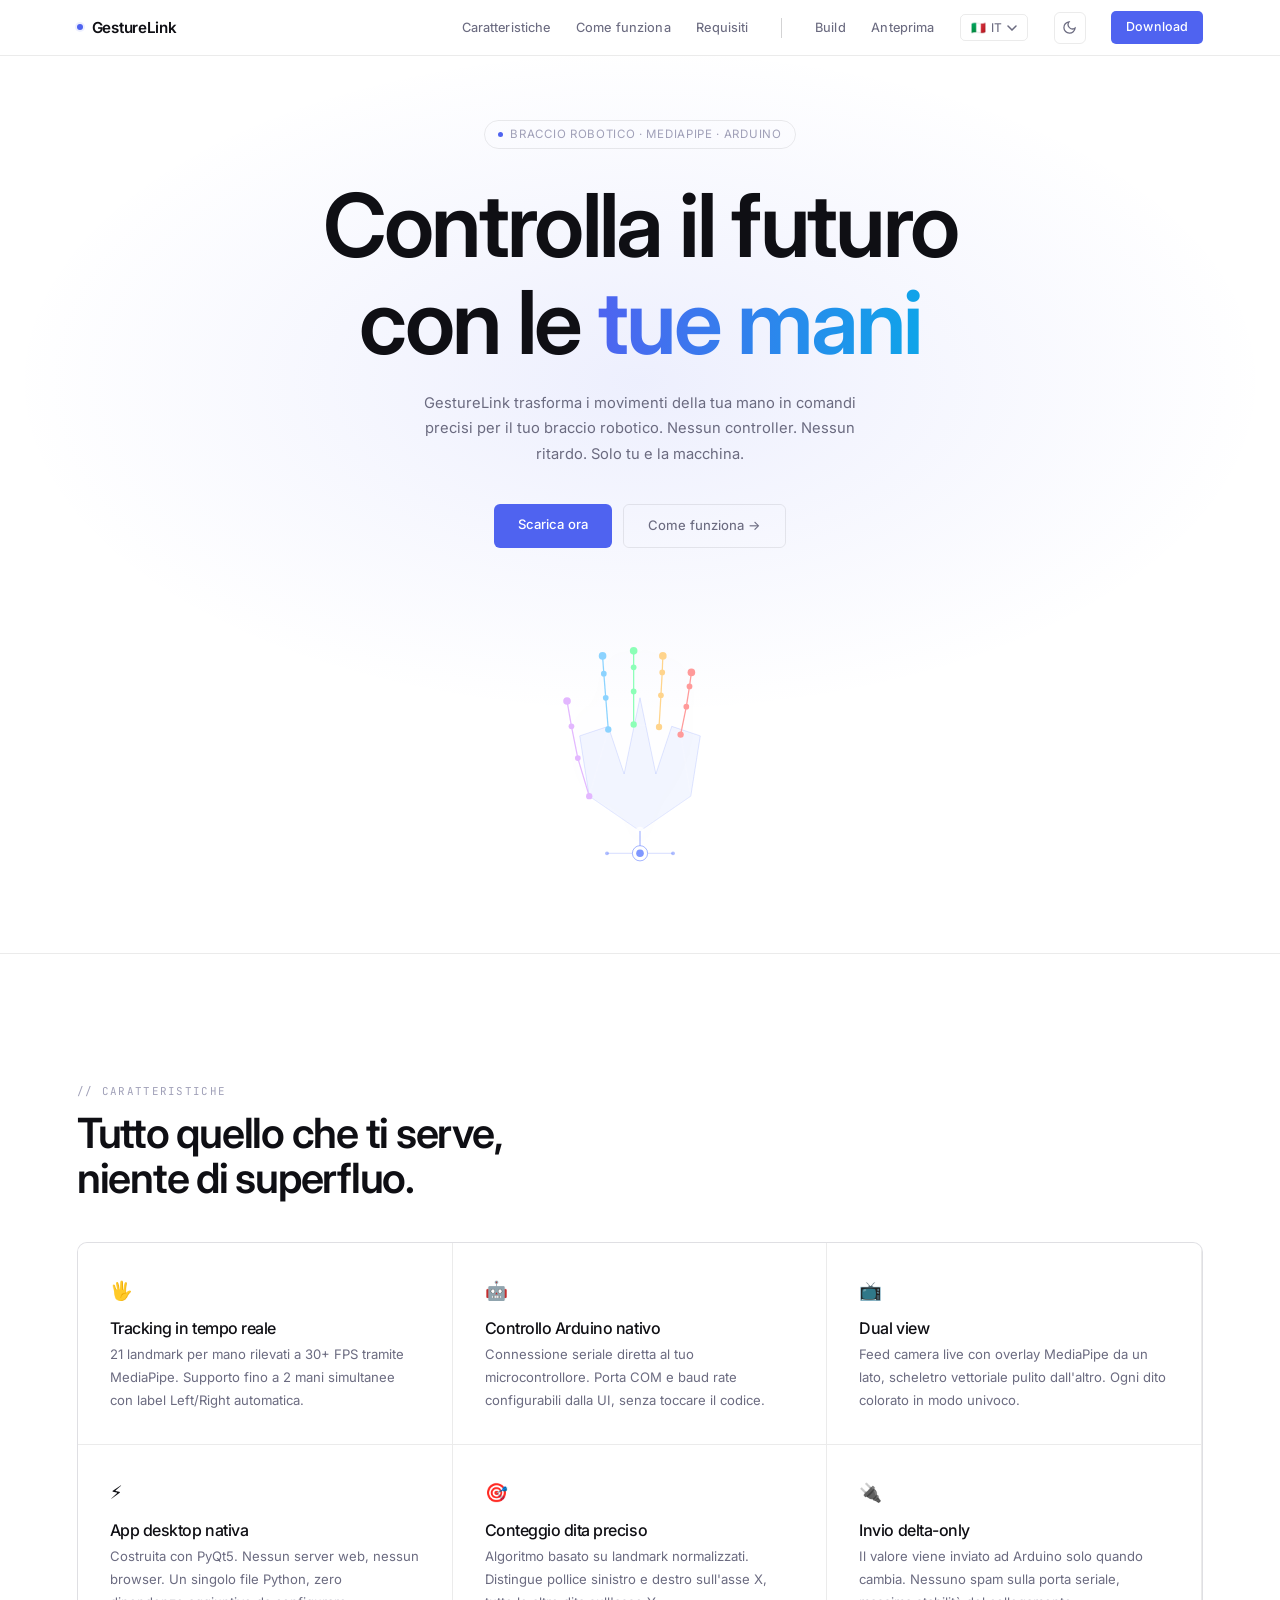
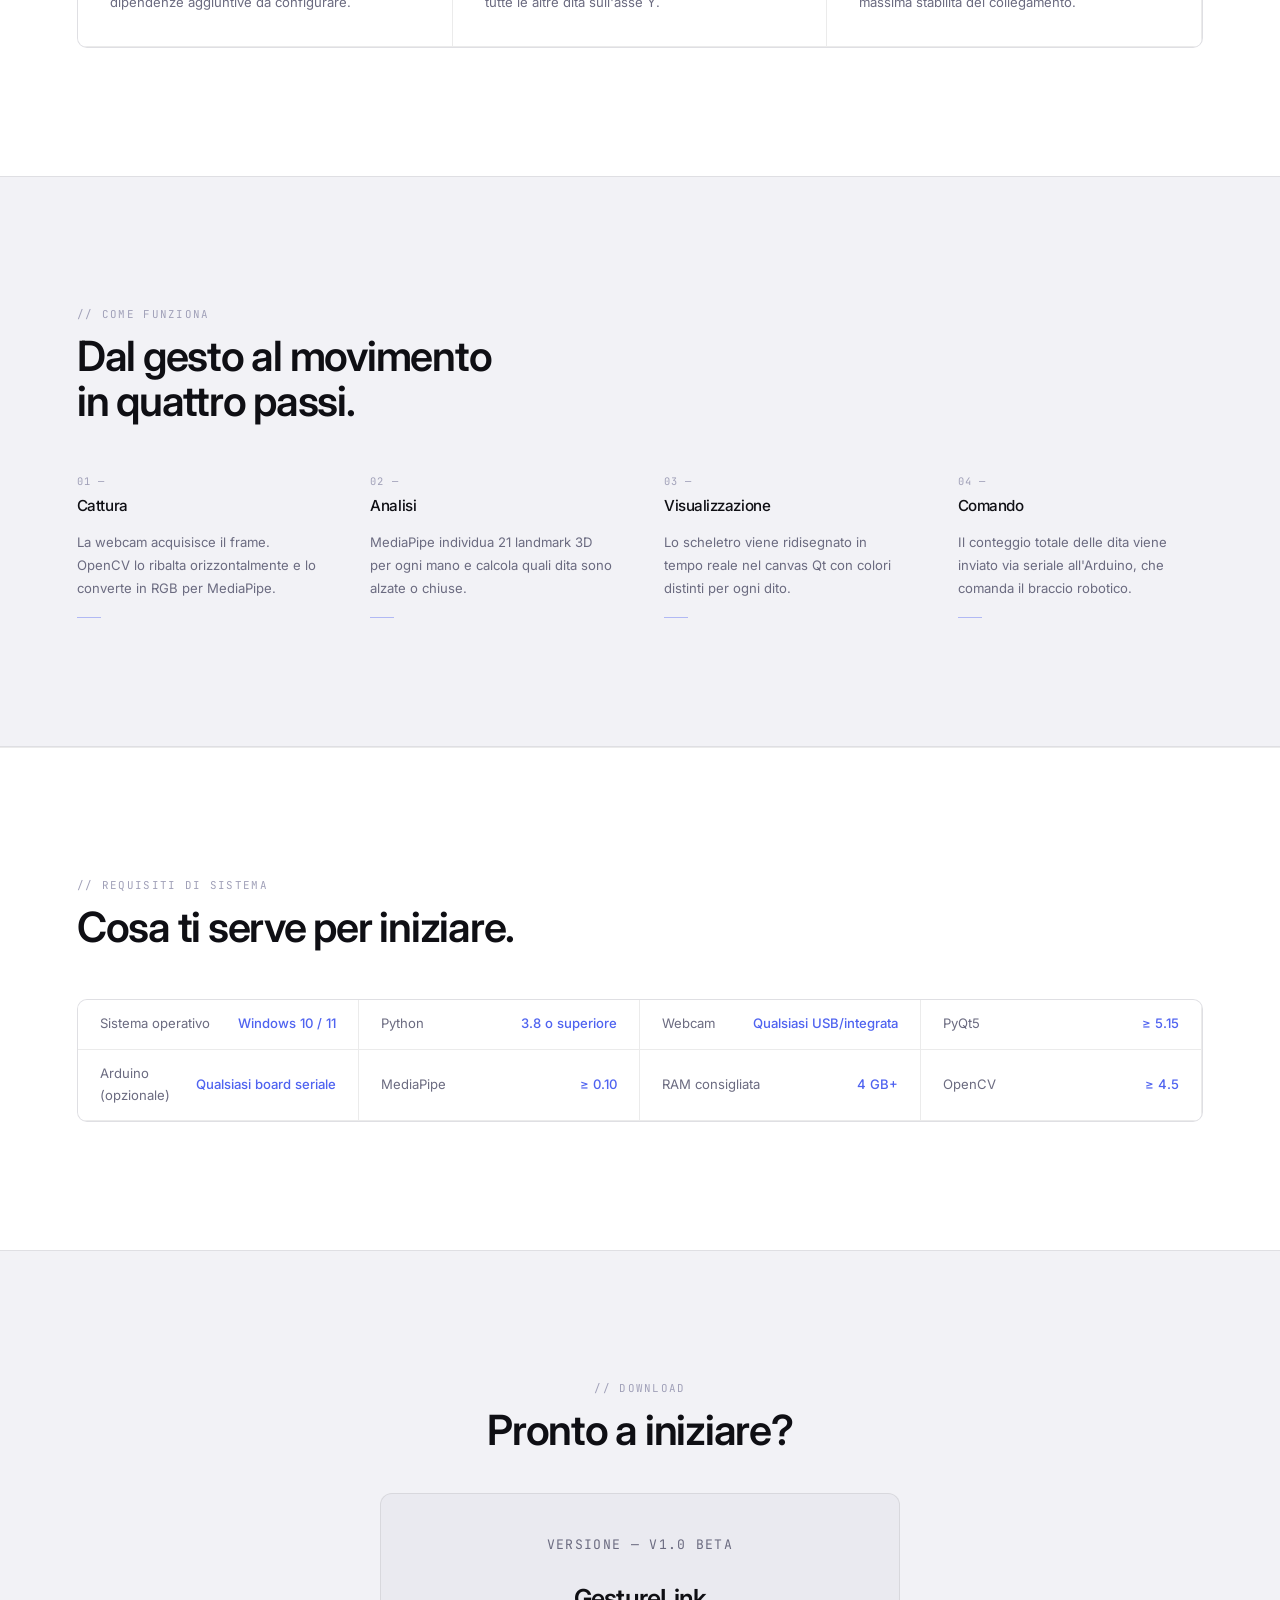
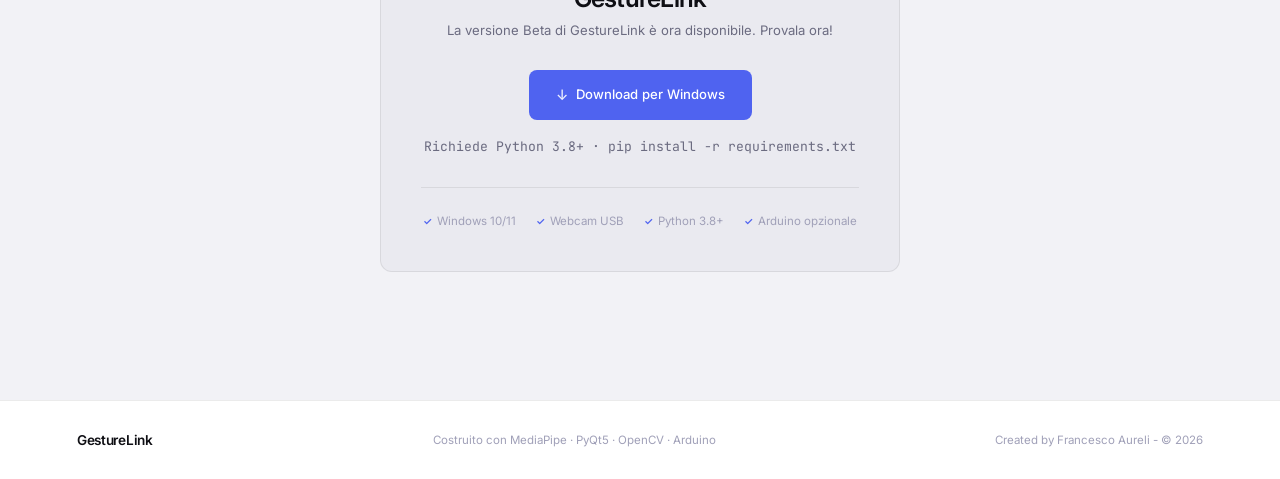
<file: index.html>
<!DOCTYPE html>
<html lang="it">

<head>
  <meta charset="UTF-8">
  <meta name="viewport" content="width=device-width, initial-scale=1.0">
  <title>GestureLink — Control the future with your hands</title>
  <link rel="preconnect" href="https://fonts.googleapis.com">
  <link
    href="https://fonts.googleapis.com/css2?family=Inter:wght@400;450;500;600&family=JetBrains+Mono:wght@300;400&display=swap"
    rel="stylesheet">
  <link rel="stylesheet" href="css/style.css">
</head>

<body>

  <nav>
    <a href="#hero" class="nav-logo">
      <span class="dot"></span>
      GestureLink
    </a>
    <ul class="nav-links">
      <li class="hide-mobile"><a href="#features" data-i18n="nav_features">Caratteristiche</a></li>
      <li class="hide-mobile"><a href="#how" data-i18n="nav_how">Come funziona</a></li>
      <li class="hide-mobile"><a href="#specs" data-i18n="nav_specs">Requisiti</a></li>

      <li class="nav-divider hide-mobile"></li>

      <li class="hide-mobile"><a href="build.html" data-i18n="nav_build">Build</a></li>
      <li class="hide-mobile"><a href="preview.html" class="active-page" data-i18n="nav_preview">Anteprima</a></li>
      <li>
        <div class="lang-switcher" id="langSwitcher">
          <button class="lang-btn" id="langBtn" aria-haspopup="listbox" aria-expanded="false">
            <span class="lang-flag" id="langFlag">🇮🇹</span>
            <span class="lang-label" id="langLabel">IT</span>
            <svg class="lang-chevron" width="10" height="6" viewBox="0 0 10 6" fill="none">
              <path d="M1 1l4 4 4-4" stroke="currentColor" stroke-width="1.5" stroke-linecap="round" />
            </svg>
          </button>
          <ul class="lang-dropdown" id="langDropdown" role="listbox">
            <li class="lang-option active" data-lang="it" role="option"><span>🇮🇹</span> Italiano</li>
            <li class="lang-option" data-lang="en" role="option"><span>🇬🇧</span> English</li>
          </ul>
        </div>
      </li>
      <li>
        <button class="theme-toggle" id="themeToggle" aria-label="Toggle theme">
          <svg class="icon-sun" width="15" height="15" viewBox="0 0 24 24" fill="none" stroke="currentColor"
            stroke-width="2" stroke-linecap="round">
            <circle cx="12" cy="12" r="4" />
            <line x1="12" y1="2" x2="12" y2="5" />
            <line x1="12" y1="19" x2="12" y2="22" />
            <line x1="4.22" y1="4.22" x2="6.34" y2="6.34" />
            <line x1="17.66" y1="17.66" x2="19.78" y2="19.78" />
            <line x1="2" y1="12" x2="5" y2="12" />
            <line x1="19" y1="12" x2="22" y2="12" />
            <line x1="4.22" y1="19.78" x2="6.34" y2="17.66" />
            <line x1="17.66" y1="6.34" x2="19.78" y2="4.22" />
          </svg>
          <svg class="icon-moon" width="15" height="15" viewBox="0 0 24 24" fill="none" stroke="currentColor"
            stroke-width="2" stroke-linecap="round">
            <path d="M21 12.79A9 9 0 1 1 11.21 3a7 7 0 0 0 9.79 9.79z" />
          </svg>
        </button>
      </li>
      <li><a href="#download" class="nav-cta" data-i18n="nav_download">Download</a></li>
    </ul>
  </nav>

  <div class="mobile-secondary-nav">
      <a href="build.html" data-i18n="nav_build">Build</a>
      <a href="preview.html" data-i18n="nav_preview">Anteprima</a>
  </div>

  <!-- HERO -->
  <section id="hero">
    <div class="hero-glow"></div>
    <div class="hero-tag" data-i18n="hero_tag">Braccio robotico · MediaPipe · Arduino</div>
    <h1 data-i18n="hero_h1">Controlla il futuro<br>con le <span class="gradient">tue mani</span></h1>
    <p class="hero-sub" data-i18n="hero_sub">GestureLink trasforma i movimenti della tua mano in comandi precisi per il
      tuo braccio robotico. Nessun controller. Nessun ritardo. Solo tu e la macchina.</p>
    <div class="hero-btns">
      <a href="#download" class="btn-primary" data-i18n="hero_btn_download">Scarica ora</a>
      <a href="#how" class="btn-ghost" data-i18n="hero_btn_how">Come funziona →</a>
    </div>
    <div class="hero-hand">
      <svg width="260" height="300" viewBox="0 0 340 400" fill="none" xmlns="http://www.w3.org/2000/svg">
        <polygon points="170,320 90,265 75,170 120,155 145,230 170,110 195,230 220,155 265,170 250,265"
          fill="rgba(79,111,255,0.07)" stroke="rgba(79,111,255,0.3)" stroke-width="1" />
        <line x1="90" y1="265" x2="72" y2="205" stroke="#e0b0ff" stroke-width="2" />
        <line x1="72" y1="205" x2="62" y2="155" stroke="#e0b0ff" stroke-width="2" />
        <line x1="62" y1="155" x2="55" y2="115" stroke="#e0b0ff" stroke-width="2" />
        <line x1="120" y1="160" x2="116" y2="110" stroke="#80cfff" stroke-width="2" />
        <line x1="116" y1="110" x2="113" y2="72" stroke="#80cfff" stroke-width="2" />
        <line x1="113" y1="72" x2="111" y2="44" stroke="#80cfff" stroke-width="2" />
        <line x1="160" y1="152" x2="160" y2="100" stroke="#80ffb0" stroke-width="2" />
        <line x1="160" y1="100" x2="160" y2="62" stroke="#80ffb0" stroke-width="2" />
        <line x1="160" y1="62" x2="160" y2="36" stroke="#80ffb0" stroke-width="2" />
        <line x1="200" y1="156" x2="203" y2="106" stroke="#ffd080" stroke-width="2" />
        <line x1="203" y1="106" x2="205" y2="70" stroke="#ffd080" stroke-width="2" />
        <line x1="205" y1="70" x2="206" y2="44" stroke="#ffd080" stroke-width="2" />
        <line x1="234" y1="168" x2="243" y2="124" stroke="#ff9090" stroke-width="2" />
        <line x1="243" y1="124" x2="248" y2="92" stroke="#ff9090" stroke-width="2" />
        <line x1="248" y1="92" x2="251" y2="70" stroke="#ff9090" stroke-width="2" />
        <line x1="90" y1="265" x2="170" y2="320" stroke="white" stroke-width="1.2" opacity=".25" />
        <line x1="250" y1="265" x2="170" y2="320" stroke="white" stroke-width="1.2" opacity=".25" />
        <line x1="120" y1="160" x2="90" y2="265" stroke="white" stroke-width="1.2" opacity=".2" />
        <line x1="160" y1="152" x2="120" y2="160" stroke="white" stroke-width="1.2" opacity=".2" />
        <line x1="200" y1="156" x2="160" y2="152" stroke="white" stroke-width="1.2" opacity=".2" />
        <line x1="234" y1="168" x2="200" y2="156" stroke="white" stroke-width="1.2" opacity=".2" />
        <line x1="250" y1="265" x2="234" y2="168" stroke="white" stroke-width="1.2" opacity=".2" />
        <circle cx="170" cy="320" r="7" fill="white" opacity=".8" />
        <circle cx="90" cy="265" r="5" fill="#e0b0ff" />
        <circle cx="72" cy="205" r="4.5" fill="#e0b0ff" />
        <circle cx="62" cy="155" r="4.5" fill="#e0b0ff" />
        <circle cx="55" cy="115" r="6" fill="#e0b0ff" />
        <circle cx="120" cy="160" r="5" fill="#80cfff" />
        <circle cx="116" cy="110" r="4.5" fill="#80cfff" />
        <circle cx="113" cy="72" r="4.5" fill="#80cfff" />
        <circle cx="111" cy="44" r="6" fill="#80cfff" />
        <circle cx="160" cy="152" r="5" fill="#80ffb0" />
        <circle cx="160" cy="100" r="4.5" fill="#80ffb0" />
        <circle cx="160" cy="62" r="4.5" fill="#80ffb0" />
        <circle cx="160" cy="36" r="6" fill="#80ffb0" />
        <circle cx="200" cy="156" r="5" fill="#ffd080" />
        <circle cx="203" cy="106" r="4.5" fill="#ffd080" />
        <circle cx="205" cy="70" r="4.5" fill="#ffd080" />
        <circle cx="206" cy="44" r="6" fill="#ffd080" />
        <circle cx="234" cy="168" r="5" fill="#ff9090" />
        <circle cx="243" cy="124" r="4.5" fill="#ff9090" />
        <circle cx="248" cy="92" r="4.5" fill="#ff9090" />
        <circle cx="251" cy="70" r="6" fill="#ff9090" />
        <circle cx="170" cy="355" r="12" fill="none" stroke="#4f6fff" stroke-width="1.5" opacity=".6" />
        <circle cx="170" cy="355" r="6" fill="#4f6fff" opacity=".8" />
        <line x1="170" y1="320" x2="170" y2="343" stroke="#4f6fff" stroke-width="1.5" opacity=".7" />
        <line x1="158" y1="355" x2="118" y2="355" stroke="#4f6fff" stroke-width="1" opacity=".4" />
        <line x1="182" y1="355" x2="222" y2="355" stroke="#4f6fff" stroke-width="1" opacity=".4" />
        <circle cx="118" cy="355" r="3" fill="#4f6fff" opacity=".5" />
        <circle cx="222" cy="355" r="3" fill="#4f6fff" opacity=".5" />
      </svg>
    </div>
  </section>

  <!-- FEATURES -->
  <section id="features">
    <div class="reveal">
      <p class="section-label" data-i18n="feat_label">// Caratteristiche</p>
      <h2 class="section-title" data-i18n="feat_title">Tutto quello che ti serve,<br>niente di superfluo.</h2>
    </div>
    <div class="features-grid reveal">
      <div class="feature-card">
        <div class="feature-icon">🖐</div>
        <h3 data-i18n="f1_h">Tracking in tempo reale</h3>
        <p data-i18n="f1_p">21 landmark per mano rilevati a 30+ FPS tramite MediaPipe. Supporto fino a 2 mani simultanee
          con label Left/Right automatica.</p>
      </div>
      <div class="feature-card">
        <div class="feature-icon">🤖</div>
        <h3 data-i18n="f2_h">Controllo Arduino nativo</h3>
        <p data-i18n="f2_p">Connessione seriale diretta al tuo microcontrollore. Porta COM e baud rate configurabili
          dalla UI, senza toccare il codice.</p>
      </div>
      <div class="feature-card">
        <div class="feature-icon">📺</div>
        <h3 data-i18n="f3_h">Dual view</h3>
        <p data-i18n="f3_p">Feed camera live con overlay MediaPipe da un lato, scheletro vettoriale pulito dall'altro.
          Ogni dito colorato in modo univoco.</p>
      </div>
      <div class="feature-card">
        <div class="feature-icon">⚡</div>
        <h3 data-i18n="f4_h">App desktop nativa</h3>
        <p data-i18n="f4_p">Costruita con PyQt5. Nessun server web, nessun browser. Un singolo file Python, zero
          dipendenze aggiuntive da configurare.</p>
      </div>
      <div class="feature-card">
        <div class="feature-icon">🎯</div>
        <h3 data-i18n="f5_h">Conteggio dita preciso</h3>
        <p data-i18n="f5_p">Algoritmo basato su landmark normalizzati. Distingue pollice sinistro e destro sull'asse X,
          tutte le altre dita sull'asse Y.</p>
      </div>
      <div class="feature-card">
        <div class="feature-icon">🔌</div>
        <h3 data-i18n="f6_h">Invio delta-only</h3>
        <p data-i18n="f6_p">Il valore viene inviato ad Arduino solo quando cambia. Nessuno spam sulla porta seriale,
          massima stabilità del collegamento.</p>
      </div>
    </div>
  </section>

  <!-- HOW IT WORKS -->
  <section id="how">
    <div class="reveal">
      <p class="section-label" data-i18n="how_label">// Come funziona</p>
      <h2 class="section-title" data-i18n="how_title">Dal gesto al movimento<br>in quattro passi.</h2>
    </div>
    <div class="steps">
      <div class="step reveal">
        <span class="step-num">01 —</span>
        <h3 data-i18n="s1_h">Cattura</h3>
        <p data-i18n="s1_p">La webcam acquisisce il frame. OpenCV lo ribalta orizzontalmente e lo converte in RGB per
          MediaPipe.</p>
        <div class="step-line"></div>
      </div>
      <div class="step reveal">
        <span class="step-num">02 —</span>
        <h3 data-i18n="s2_h">Analisi</h3>
        <p data-i18n="s2_p">MediaPipe individua 21 landmark 3D per ogni mano e calcola quali dita sono alzate o chiuse.
        </p>
        <div class="step-line"></div>
      </div>
      <div class="step reveal">
        <span class="step-num">03 —</span>
        <h3 data-i18n="s3_h">Visualizzazione</h3>
        <p data-i18n="s3_p">Lo scheletro viene ridisegnato in tempo reale nel canvas Qt con colori distinti per ogni
          dito.</p>
        <div class="step-line"></div>
      </div>
      <div class="step reveal">
        <span class="step-num">04 —</span>
        <h3 data-i18n="s4_h">Comando</h3>
        <p data-i18n="s4_p">Il conteggio totale delle dita viene inviato via seriale all'Arduino, che comanda il braccio
          robotico.</p>
        <div class="step-line"></div>
      </div>
    </div>
  </section>

  <!-- SPECS -->
  <section id="specs">
    <div class="reveal">
      <p class="section-label" data-i18n="spec_label">// Requisiti di sistema</p>
      <h2 class="section-title" data-i18n="spec_title">Cosa ti serve per iniziare.</h2>
    </div>
    <div class="specs-grid reveal">
      <div class="spec-row"><span class="spec-key" data-i18n="sp1_k">Sistema operativo</span><span
          class="spec-val">Windows 10 / 11</span></div>
      <div class="spec-row"><span class="spec-key">Python</span><span class="spec-val" data-i18n="sp2_v">3.8 o
          superiore</span></div>
      <div class="spec-row"><span class="spec-key">Webcam</span><span class="spec-val" data-i18n="sp3_v">Qualsiasi
          USB/integrata</span></div>
      <div class="spec-row"><span class="spec-key">PyQt5</span><span class="spec-val">≥ 5.15</span></div>
      <div class="spec-row"><span class="spec-key" data-i18n="sp5_k">Arduino (opzionale)</span><span class="spec-val"
          data-i18n="sp5_v">Qualsiasi board seriale</span></div>
      <div class="spec-row"><span class="spec-key">MediaPipe</span><span class="spec-val">≥ 0.10</span></div>
      <div class="spec-row"><span class="spec-key" data-i18n="sp7_k">RAM consigliata</span><span class="spec-val">4
          GB+</span></div>
      <div class="spec-row"><span class="spec-key">OpenCV</span><span class="spec-val">≥ 4.5</span></div>
    </div>
  </section>

  <!-- DOWNLOAD -->
  <section id="download">
    <div class="reveal">
      <p class="section-label" data-i18n="dl_label">// Download</p>
      <h2 class="section-title" data-i18n="dl_title">Pronto a iniziare?</h2>
    </div>
    <div class="download-box reveal">
      <p class="download-version" data-i18n="dl_version">Versione — v1.0 Beta</p>
      <h3>GestureLink</h3>
      <p data-i18n="dl_sub">La versione Beta di GestureLink è ora disponibile. Provala ora!
      </p>
      <a class="download-btn" href="https://github.com/franci-xef/GestureLink/releases/tag/v1.0_BETA/GestureLinkSetup.exe" data-i18n="dl_placeholder">Download per Windows</a>
      <p class="download-note" data-i18n="dl_note">Richiede Python 3.8+ · pip install -r requirements.txt</p>
      <div class="req-list">
        <span class="req-item">Windows 10/11</span>
        <span class="req-item">Webcam USB</span>
        <span class="req-item">Python 3.8+</span>
        <span class="req-item" data-i18n="req_arduino">Arduino opzionale</span>
      </div>
    </div>
  </section>

  <!-- FOOTER -->
  <footer>
    <span class="footer-logo">GestureLink</span>
    <p data-i18n="footer_built">Costruito con MediaPipe · PyQt5 · OpenCV · Arduino</p>
    <p>Created by Francesco Aureli - © 2026</p>
  </footer>

  <script src="js/main.js" defer></script>
</body>

</html>
</file>
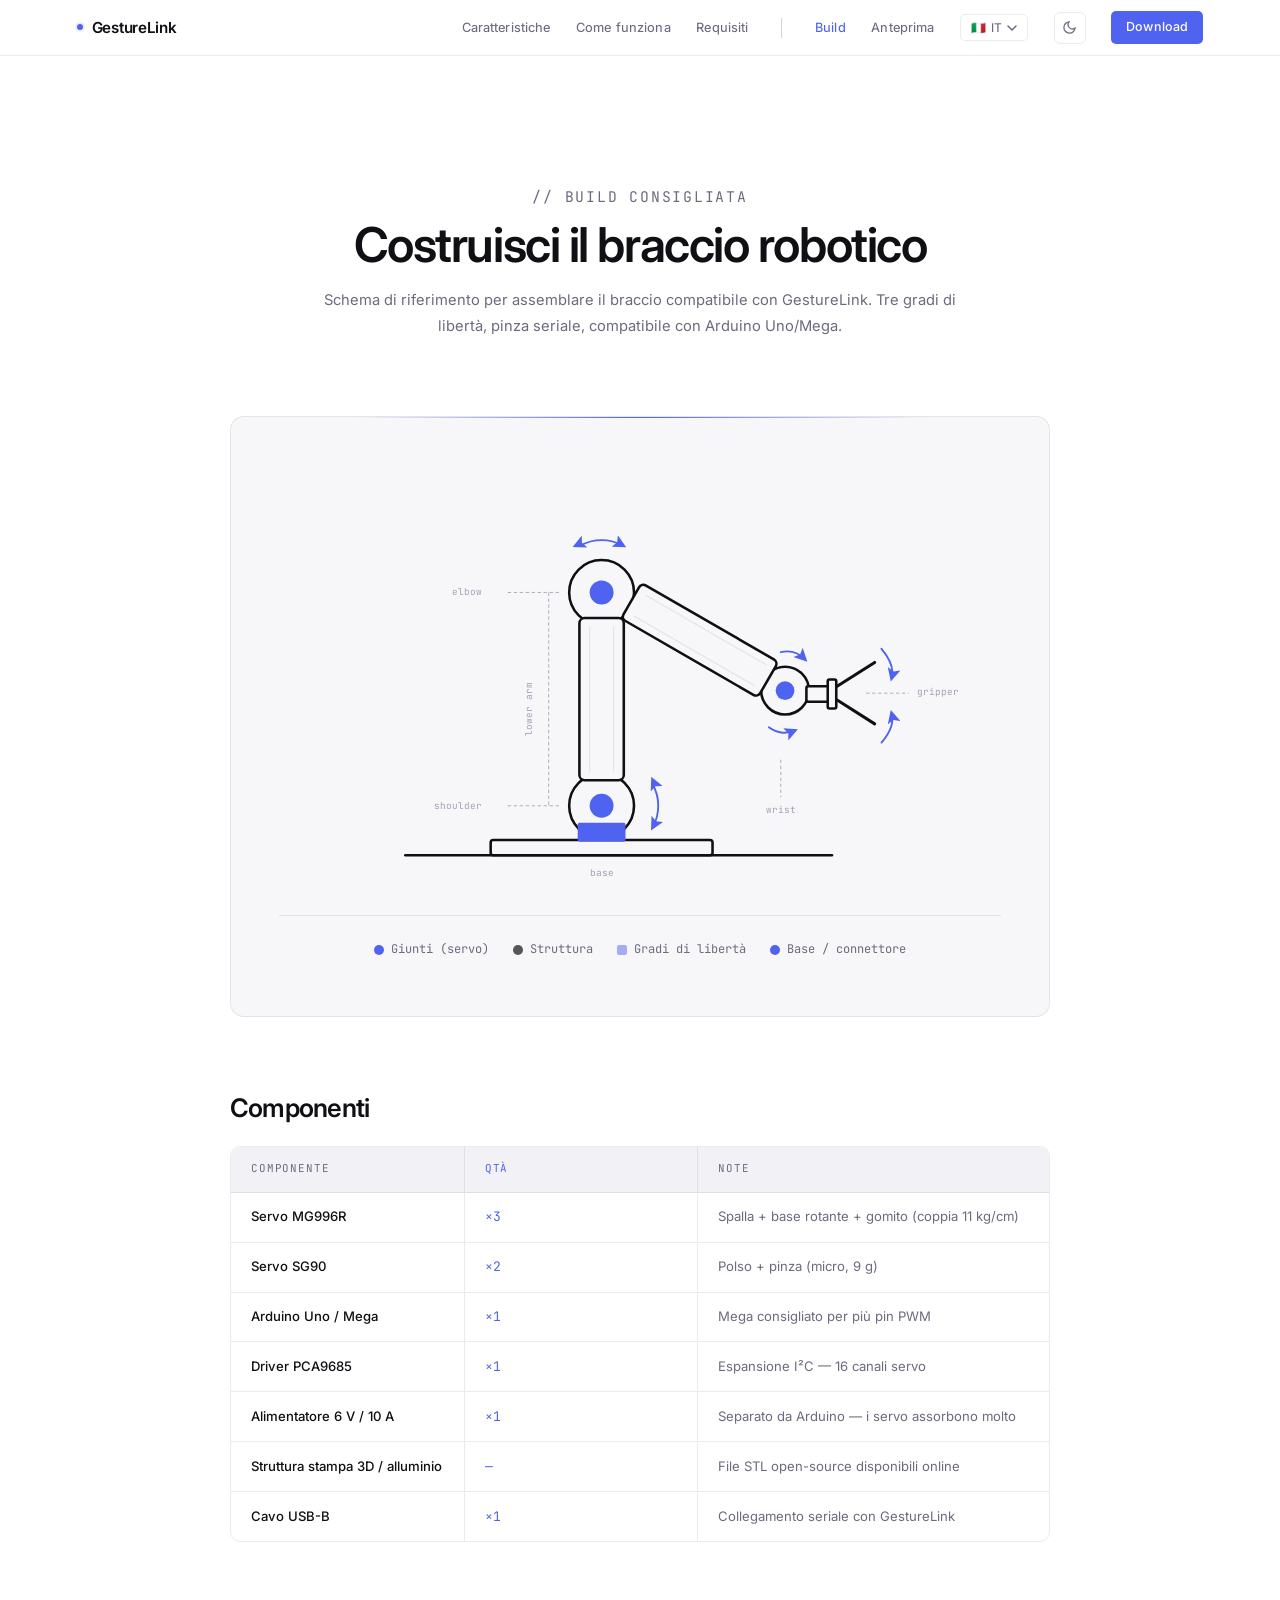
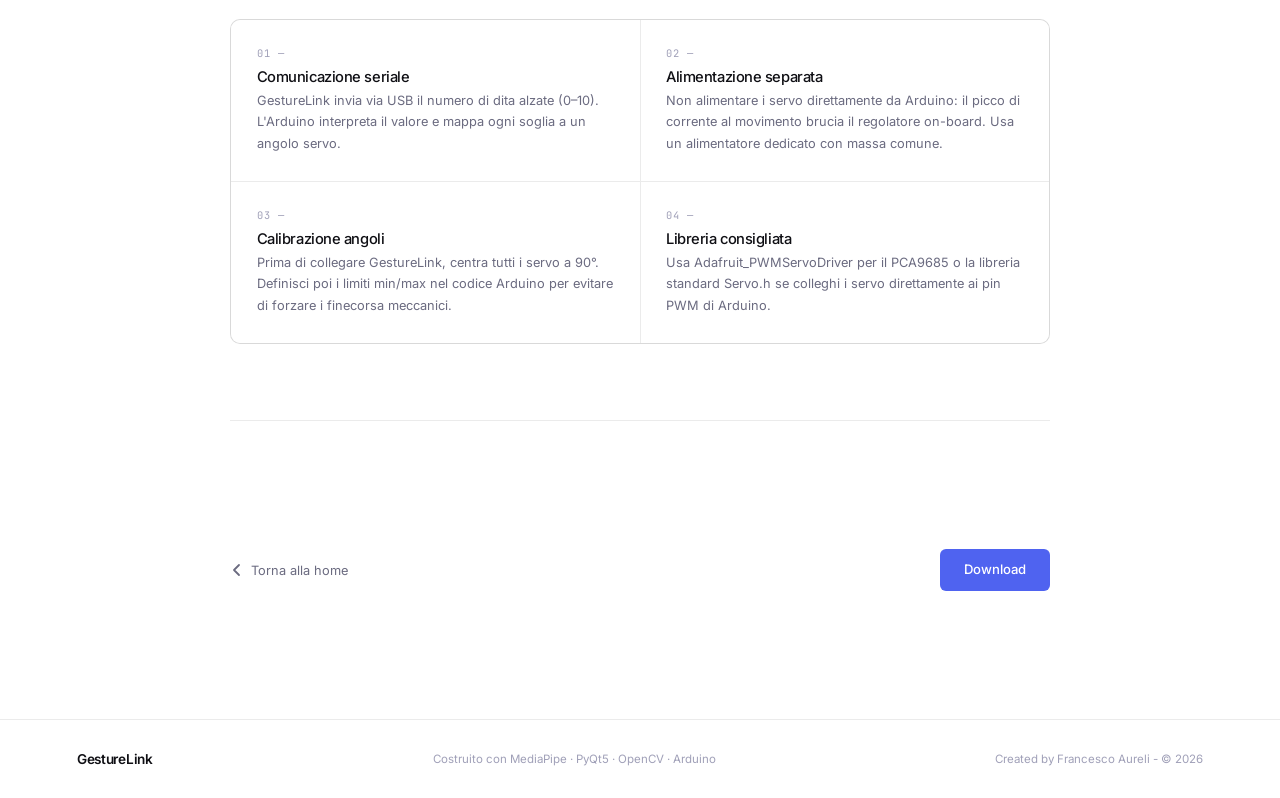
<file: build.html>
<!DOCTYPE html>
<html lang="it">

<head>
    <meta charset="UTF-8">
    <meta name="viewport" content="width=device-width, initial-scale=1.0">
    <title>GestureLink — Build</title>
    <link rel="preconnect" href="https://fonts.googleapis.com">
    <link
        href="https://fonts.googleapis.com/css2?family=Inter:wght@400;450;500;600&family=JetBrains+Mono:wght@300;400&display=swap"
        rel="stylesheet">
    <link rel="stylesheet" href="css/style.css">
    <link rel="stylesheet" href="css/build.css">
</head>

<body>

    <!-- NAV (identica all'index) -->
    <nav>
        <a href="index.html" class="nav-logo">
            <span class="dot"></span>
            GestureLink
        </a>
        <ul class="nav-links">
            <li class="hide-mobile"><a href="index.html#features" data-i18n="nav_features">Caratteristiche</a></li>
            <li class="hide-mobile"><a href="index.html#how" data-i18n="nav_how">Come funziona</a></li>
            <li class="hide-mobile"><a href="index.html#specs" data-i18n="nav_specs">Requisiti</a></li>

            <li class="nav-divider hide-mobile"></li>

            <li class="hide-mobile"><a href="build.html" class="active-page" data-i18n="nav_build">Build</a></li>
            <li class="hide-mobile"><a href="preview.html" class="active-page" data-i18n="nav_preview">Anteprima</a></li>
            <li>
                <div class="lang-switcher" id="langSwitcher">
                    <button class="lang-btn" id="langBtn" aria-haspopup="listbox" aria-expanded="false">
                        <span class="lang-flag" id="langFlag">🇮🇹</span>
                        <span class="lang-label" id="langLabel">IT</span>
                        <svg class="lang-chevron" width="10" height="6" viewBox="0 0 10 6" fill="none">
                            <path d="M1 1l4 4 4-4" stroke="currentColor" stroke-width="1.5" stroke-linecap="round" />
                        </svg>
                    </button>
                    <ul class="lang-dropdown" id="langDropdown" role="listbox">
                        <li class="lang-option active" data-lang="it" role="option"><span>🇮🇹</span> Italiano</li>
                        <li class="lang-option" data-lang="en" role="option"><span>🇬🇧</span> English</li>
                    </ul>
                </div>
            </li>
            <li>
                <button class="theme-toggle" id="themeToggle" aria-label="Toggle theme">
                    <svg class="icon-sun" width="15" height="15" viewBox="0 0 24 24" fill="none" stroke="currentColor"
                        stroke-width="2" stroke-linecap="round">
                        <circle cx="12" cy="12" r="4" />
                        <line x1="12" y1="2" x2="12" y2="5" />
                        <line x1="12" y1="19" x2="12" y2="22" />
                        <line x1="4.22" y1="4.22" x2="6.34" y2="6.34" />
                        <line x1="17.66" y1="17.66" x2="19.78" y2="19.78" />
                        <line x1="2" y1="12" x2="5" y2="12" />
                        <line x1="19" y1="12" x2="22" y2="12" />
                        <line x1="4.22" y1="19.78" x2="6.34" y2="17.66" />
                        <line x1="17.66" y1="6.34" x2="19.78" y2="4.22" />
                    </svg>
                    <svg class="icon-moon" width="15" height="15" viewBox="0 0 24 24" fill="none" stroke="currentColor"
                        stroke-width="2" stroke-linecap="round">
                        <path d="M21 12.79A9 9 0 1 1 11.21 3a7 7 0 0 0 9.79 9.79z" />
                    </svg>
                </button>
            </li>
            <li><a href="index.html#download" class="nav-cta" data-i18n="nav_download">Download</a></li>
        </ul>
    </nav>

    <div class="mobile-secondary-nav">
      <a href="build.html" class="active-page" data-i18n="nav_build">Build</a>
      <a href="preview.html"  data-i18n="nav_preview">Anteprima</a>
    </div>

    <main class="build-hero">

        <!-- HEADER -->
        <div class="build-header reveal">
            <p class="section-label" data-i18n="build_label">// Build consigliata</p>
            <h1 data-i18n="build_title">Costruisci il braccio robotico</h1>
            <p data-i18n="build_sub">Schema di riferimento per assemblare il braccio compatibile con GestureLink. Tre
                gradi di libertà, pinza seriale, compatibile con Arduino Uno/Mega.</p>
        </div>

        <!-- DIAGRAM -->
        <div class="diagram-wrap reveal">

            <!-- SVG del braccio robotico riadattato ai colori del sito -->
            <svg viewBox="0 0 750 480" fill="none" xmlns="http://www.w3.org/2000/svg" aria-label="Schema braccio robotico">

                <!-- Variabili colore via CSS currentColor -->
                <style>
                    .arm-stroke {
                        stroke: var(--text);
                        stroke-width: 3;
                        fill: var(--bg-raised);
                    }

                    .arm-fill {
                        fill: var(--bg);
                    }

                    .joint-fill {
                        fill: var(--accent);
                    }

                    .joint-ring {
                        stroke: var(--text);
                        stroke-width: 3;
                        fill: none;
                    }

                    .arrow-stroke {
                        stroke: var(--accent);
                        stroke-width: 2.2;
                        fill: none;
                        stroke-linecap: round;
                        marker-end: url(#arr);
                    }

                    .base-fill {
                        fill: var(--accent);
                    }

                    .dim-line {
                        stroke: var(--text-3);
                        stroke-width: 1;
                        stroke-dasharray: 4 3;
                    }

                    .dim-label {
                        fill: var(--text-3);
                        font-family: var(--mono, monospace);
                        font-size: 11px;
                    }
                </style>

                <!-- Arrow marker -->
                <defs>
                    <marker id="arr" markerWidth="7" markerHeight="7" refX="5" refY="3.5" orient="auto">
                        <path d="M0,0 L7,3.5 L0,7 L1.5,3.5 Z" fill="var(--accent)" />
                    </marker>
                </defs>

                <!-- ── LOWER JOINT (shoulder) ── -->
                <circle cx="330" cy="390" r="38" class="joint-ring" />
                <circle cx="330" cy="390" r="14" class="joint-fill" />

                 <!-- ── UPPER JOINT (elbow) ── -->
                <circle cx="330" cy="140" r="38" class="joint-ring" />
                <circle cx="330" cy="140" r="14" class="joint-fill" />

                <!-- ── LOWER ARM (vertical) ── -->
                <!-- main body -->
                <rect x="304" y="170" width="52" height="190" rx="6" class="arm-stroke" />
                <!-- inner detail lines -->
                <line x1="316" y1="180" x2="316" y2="350" stroke="var(--line)" stroke-width="1.5" />
                <line x1="344" y1="180" x2="344" y2="350" stroke="var(--line)" stroke-width="1.5" />

                <!-- ── WRIST JOINT ── -->
                <circle cx="545" cy="255" r="28" class="joint-ring" />
                <circle cx="545" cy="255" r="11" class="joint-fill" />

                <!-- ── UPPER ARM (diagonal) ── -->
                <!-- rotated rectangular arm from elbow to wrist -->
                <g transform="rotate(30, 330, 200)">
                    <!-- main body -->
                    <rect x="335" y="115" width="185" height="48" rx="6" class="arm-stroke" />
                    <!-- inner detail lines -->
                    <line x1="346" y1="125" x2="510" y2="125" stroke="var(--line)" stroke-width="1.5" />
                    <line x1="346" y1="153" x2="510" y2="153" stroke="var(--line)" stroke-width="1.5" />
                </g>

                <!-- ── GRIPPER CONNECTOR ── -->
                <rect x="570" y="250" width="32" height="18" rx="2" class="arm-stroke" />
                <!-- grip pivot bar -->
                <rect x="595" y="242" width="10" height="34" rx="2" class="arm-stroke" />

                <!-- ── GRIPPER ── -->
                <!-- top finger -->
                <path d="M606,250 L650,222" stroke="var(--text)" stroke-width="3.5" stroke-linecap="round" fill="none" />
                <!-- bottom finger -->
                <path d="M606,266 L650,294" stroke="var(--text)" stroke-width="3.5" stroke-linecap="round" fill="none" />

                <!-- ── BASE PLATFORM ── -->
                <rect x="200" y="430" width="260" height="18" rx="3" class="arm-stroke" />
                <line x1="100" y1="448" x2="600" y2="448" stroke="var(--text)" stroke-width="3"
                    stroke-linecap="round" />
                <!-- base connector block -->
                <rect x="302" y="410" width="56" height="22" rx="2" class="base-fill" />



                <!-- ── ROTATION ARROWS ── -->
                <!-- shoulder rotation arc -->
                <path d="M305,390 A52,52 0 0,1 355,390" class="arrow-stroke" transform="translate(60,0) rotate(90 330 390)" />
                <path d="M305,388 A52,52 0 0,0 300,390" class="arrow-stroke" transform="translate(60,0) rotate(90 330 390)" />

                <!-- elbow rotation arc -->
                <path d="M305,185 A52,52 0 0,1 355,185" class="arrow-stroke" transform="translate(0,-100)" />
                <path d="M305,183 A52,52 0 0,0 300,185" class="arrow-stroke" transform="translate(0,-100)" />

                <!-- wrist rotation arcs -->
                <path d="M480,260 A30,30 0 0,1 508,268" class="arrow-stroke" transform="translate(60,-50)" />
                <path d="M476,318 A30,30 0 0,0 506,322" class="arrow-stroke" transform="translate(50,-20)" />

                <!-- gripper open/close arrow -->
                <path d="M598,246 Q614,265 610,280" class="arrow-stroke" transform="translate(60,-40)" />
                <path d="M598,346 Q614,327 610,312" class="arrow-stroke" transform="translate(60,-30)" />



                <!-- ── DIMENSION LABELS ── -->
                <!-- lower arm height -->
                <line x1="268" y1="140" x2="268" y2="390" class="dim-line" />
                <text x="270" y="298" class="dim-label" text-anchor="middle" transform="rotate(-90,248,298)">lower arm</text>

                <!-- label: shoulder joint -->
                <line x1="220" y1="390" x2="280" y2="390" class="dim-line" />
                <text x="190" y="394" class="dim-label" text-anchor="end">shoulder</text>

                <!-- label: elbow joint -->
                <line x1="220" y1="140" x2="280" y2="140" class="dim-line" />
                <text x="190" y="143" class="dim-label" text-anchor="end">elbow</text>

                <!-- label: wrist joint -->
                <line x1="540" y1="336" x2="540" y2="380" class="dim-line" />
                <text x="540" y="398" class="dim-label" text-anchor="middle">wrist</text>

                <!-- label: gripper -->
                <line x1="640" y1="258" x2="690" y2="258" class="dim-line" />
                <text x="700" y="260" class="dim-label">gripper</text>

                <!-- label: base -->
                <text x="330" y="472" class="dim-label" text-anchor="middle">base</text>

            </svg>

            <!-- LEGEND -->
            <div class="legend">
                <div class="legend-item">
                    <span class="legend-dot" style="background:var(--accent)"></span>
                    <span data-i18n="leg_joints">Giunti (servo)</span>
                </div>
                <div class="legend-item">
                    <span class="legend-dot" style="background:var(--text); opacity:.7"></span>
                    <span data-i18n="leg_struct">Struttura</span>
                </div>
                <div class="legend-item">
                    <span class="legend-dot" style="background:var(--accent); opacity:.5; border-radius:2px"></span>
                    <span data-i18n="leg_arrows">Gradi di libertà</span>
                </div>
                <div class="legend-item">
                    <span class="legend-dot" style="background:var(--accent)"></span>
                    <span data-i18n="leg_base">Base / connettore</span>
                </div>
            </div>
        </div>

        <!-- COMPONENTS TABLE -->
        <div class="build-specs reveal">
            <h2 data-i18n="bom_title">Componenti</h2>
            <div class="build-table">
                <div class="build-row header">
                    <div class="build-cell" data-i18n="bom_h_part">Componente</div>
                    <div class="build-cell qty" data-i18n="bom_h_qty">Qtà</div>
                    <div class="build-cell notes" data-i18n="bom_h_note">Note</div>
                </div>
                <div class="build-row">
                    <div class="build-cell part" data-i18n="bom_1_p">Servo MG996R</div>
                    <div class="build-cell qty">×3</div>
                    <div class="build-cell notes" data-i18n="bom_1_n">Spalla e base rotante + gomito (coppia 11 kg/cm)</div>
                </div>
                <div class="build-row">
                    <div class="build-cell part" data-i18n="bom_2_p">Servo SG90</div>
                    <div class="build-cell qty">×2</div>
                    <div class="build-cell notes" data-i18n="bom_2_n">Polso + pinza (micro, 9 g)</div>
                </div>
                <div class="build-row">
                    <div class="build-cell part">Arduino Uno / Mega</div>
                    <div class="build-cell qty">×1</div>
                    <div class="build-cell notes" data-i18n="bom_3_n">Mega consigliato per più pin PWM</div>
                </div>
                <div class="build-row">
                    <div class="build-cell part" data-i18n="bom_4_p">Driver PCA9685</div>
                    <div class="build-cell qty">×1</div>
                    <div class="build-cell notes" data-i18n="bom_4_n">Espansione I²C — 16 canali servo</div>
                </div>
                <div class="build-row">
                    <div class="build-cell part" data-i18n="bom_5_p">Alimentatore 6 V / 10 A</div>
                    <div class="build-cell qty">×1</div>
                    <div class="build-cell notes" data-i18n="bom_5_n">Separato da Arduino — i servo assorbono molto
                    </div>
                </div>
                <div class="build-row">
                    <div class="build-cell part" data-i18n="bom_6_p">Struttura stampa 3D / alluminio</div>
                    <div class="build-cell qty">—</div>
                    <div class="build-cell notes" data-i18n="bom_6_n">File STL open-source disponibili online</div>
                </div>
                <div class="build-row">
                    <div class="build-cell part" data-i18n="bom_7_p">Cavo USB-B</div>
                    <div class="build-cell qty">×1</div>
                    <div class="build-cell notes" data-i18n="bom_7_n">Collegamento seriale con GestureLink</div>
                </div>
            </div>
        </div>

        <!-- NOTES CARDS -->
        <div class="build-notes reveal">
            <div class="note-card">
                <div class="note-num">01 —</div>
                <h3 data-i18n="note1_h">Comunicazione seriale</h3>
                <p data-i18n="note1_p">GestureLink invia via USB il numero di dita alzate (0–10). L'Arduino interpreta
                    il valore e mappa ogni soglia a un angolo servo.</p>
            </div>
            <div class="note-card">
                <div class="note-num">02 —</div>
                <h3 data-i18n="note2_h">Alimentazione separata</h3>
                <p data-i18n="note2_p">Non alimentare i servo direttamente da Arduino: il picco di corrente al movimento
                    brucia il regolatore on-board. Usa un alimentatore dedicato con massa comune.</p>
            </div>
            <div class="note-card">
                <div class="note-num">03 —</div>
                <h3 data-i18n="note3_h">Calibrazione angoli</h3>
                <p data-i18n="note3_p">Prima di collegare GestureLink, centra tutti i servo a 90°. Definisci poi i
                    limiti min/max nel codice Arduino per evitare di forzare i finecorsa meccanici.</p>
            </div>
            <div class="note-card">
                <div class="note-num">04 —</div>
                <h3 data-i18n="note4_h">Libreria consigliata</h3>
                <p data-i18n="note4_p">Usa <code>Adafruit_PWMServoDriver</code> per il PCA9685 o la libreria standard
                    <code>Servo.h</code> se colleghi i servo direttamente ai pin PWM di Arduino.</p>
            </div>
        </div>

        <!-- BACK -->
        <div class="back-bar reveal">
            <a href="index.html" class="back-link">
                <svg width="14" height="14" viewBox="0 0 14 14" fill="none">
                    <path d="M9 2L4 7l5 5" stroke="currentColor" stroke-width="1.8" stroke-linecap="round"
                        stroke-linejoin="round" />
                </svg>
                <span data-i18n="back_home">Torna alla home</span>
            </a>
            <a href="index.html#download" class="btn-primary" data-i18n="nav_download">Download</a>
        </div>

    </main>

    <footer>
        <span class="footer-logo">GestureLink</span>
        <p data-i18n="footer_built">Costruito con MediaPipe · PyQt5 · OpenCV · Arduino</p>
        <p>Created by Francesco Aureli - © 2026</p>
    </footer>

    <script src="js/main.js" defer></script>
    <script>
        // Highlight active nav link
        document.querySelectorAll('.nav-links a').forEach(a => {
            if (a.href === location.href) a.style.color = 'var(--accent)';
        });
    </script>
</body>

</html>
</file>
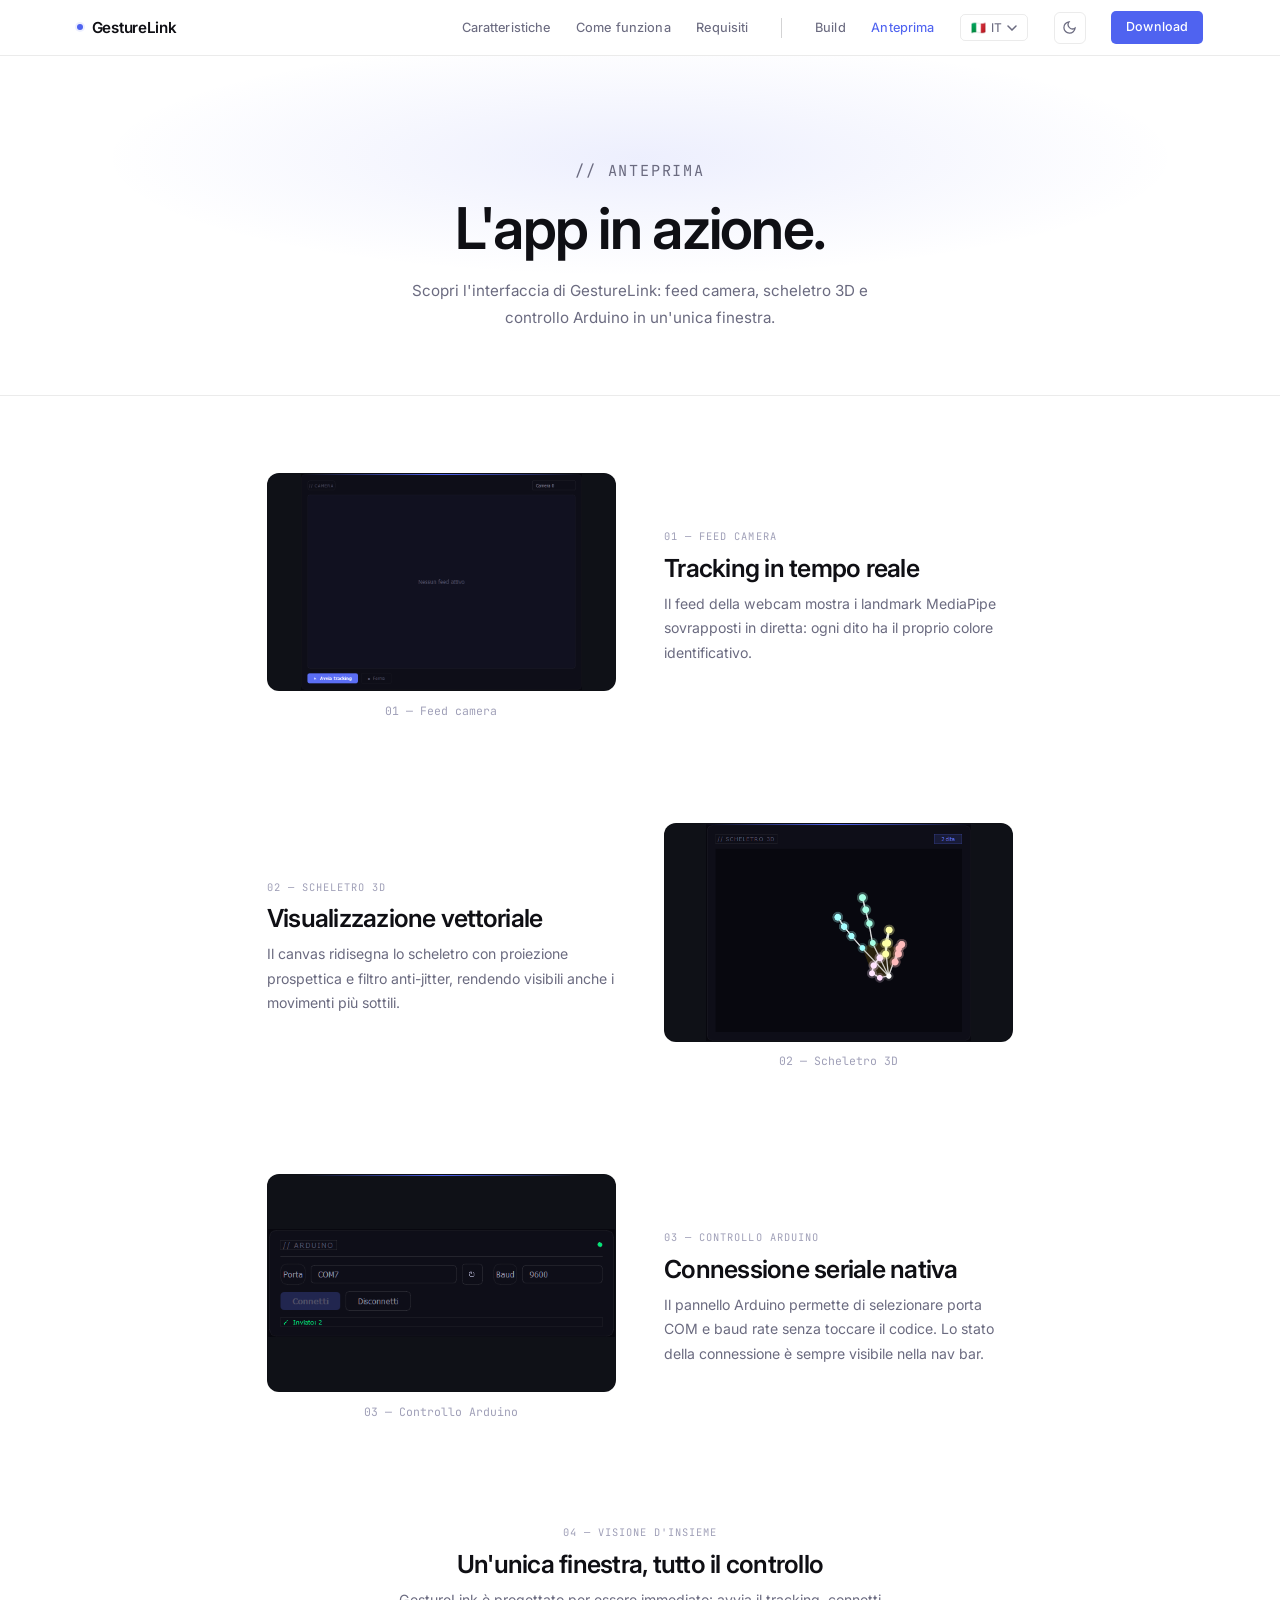
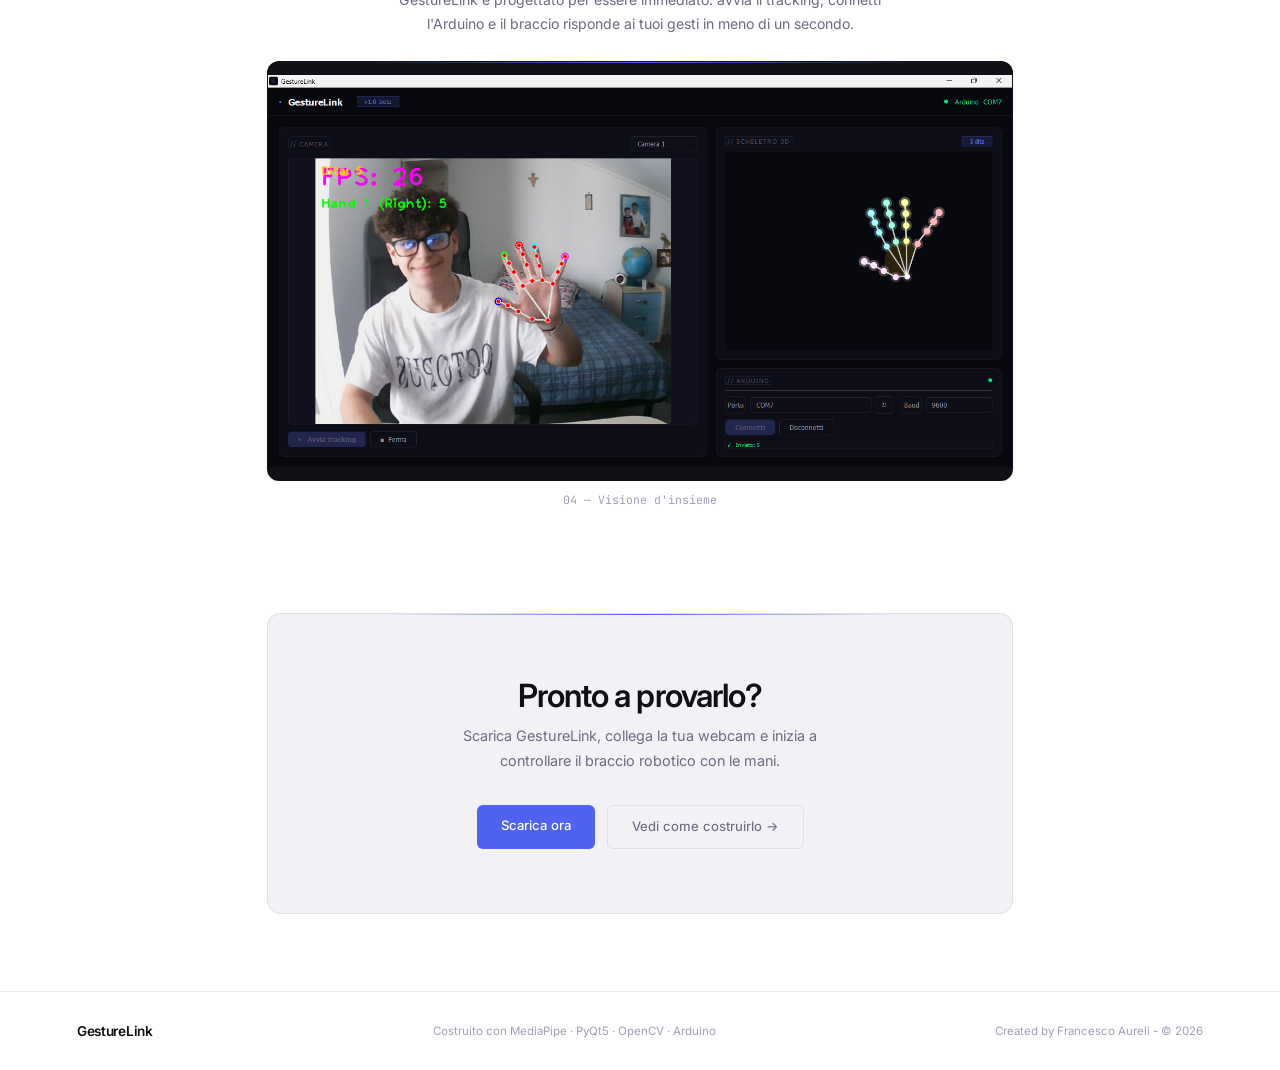
<file: preview.html>
<!DOCTYPE html>
<html lang="it">

<head>
    <meta charset="UTF-8">
    <meta name="viewport" content="width=device-width, initial-scale=1.0">
    <title>GestureLink — Preview</title>
    <link rel="preconnect" href="https://fonts.googleapis.com">
    <link
        href="https://fonts.googleapis.com/css2?family=Inter:wght@400;450;500;600&family=JetBrains+Mono:wght@300;400&display=swap"
        rel="stylesheet">
    <link rel="stylesheet" href="css/style.css">
    <link rel="stylesheet" href="css/preview.css">
</head>

<body>

    <!-- ── NAV ──────────────────────────────────────────────── -->
    <nav>
        <a href="index.html" class="nav-logo">
            <span class="dot"></span>
            GestureLink
        </a>
        <ul class="nav-links">
            <li class="hide-mobile"><a href="index.html#features" data-i18n="nav_features">Caratteristiche</a></li>
            <li class="hide-mobile"><a href="index.html#how" data-i18n="nav_how">Come funziona</a></li>
            <li class="hide-mobile"><a href="index.html#specs" data-i18n="nav_specs">Requisiti</a></li>

            <li class="nav-divider hide-mobile"></li>

            <li class="hide-mobile"><a href="build.html" data-i18n="nav_build">Build</a></li>
            <li class="hide-mobile"><a href="preview.html" class="active-page" data-i18n="nav_preview">Anteprima</a>
            </li>
            <li>
                <div class="lang-switcher" id="langSwitcher">
                    <button class="lang-btn" id="langBtn" aria-haspopup="listbox" aria-expanded="false">
                        <span class="lang-flag" id="langFlag">🇮🇹</span>
                        <span class="lang-label" id="langLabel">IT</span>
                        <svg class="lang-chevron" width="10" height="6" viewBox="0 0 10 6" fill="none">
                            <path d="M1 1l4 4 4-4" stroke="currentColor" stroke-width="1.5" stroke-linecap="round" />
                        </svg>
                    </button>
                    <ul class="lang-dropdown" id="langDropdown" role="listbox">
                        <li class="lang-option active" data-lang="it" role="option"><span>🇮🇹</span> Italiano</li>
                        <li class="lang-option" data-lang="en" role="option"><span>🇬🇧</span> English</li>
                    </ul>
                </div>
            </li>
            <li>
                <button class="theme-toggle" id="themeToggle" aria-label="Toggle theme">
                    <svg class="icon-sun" width="15" height="15" viewBox="0 0 24 24" fill="none" stroke="currentColor"
                        stroke-width="2" stroke-linecap="round">
                        <circle cx="12" cy="12" r="4" />
                        <line x1="12" y1="2" x2="12" y2="5" />
                        <line x1="12" y1="19" x2="12" y2="22" />
                        <line x1="4.22" y1="4.22" x2="6.34" y2="6.34" />
                        <line x1="17.66" y1="17.66" x2="19.78" y2="19.78" />
                        <line x1="2" y1="12" x2="5" y2="12" />
                        <line x1="19" y1="12" x2="22" y2="12" />
                        <line x1="4.22" y1="19.78" x2="6.34" y2="17.66" />
                        <line x1="17.66" y1="6.34" x2="19.78" y2="4.22" />
                    </svg>
                    <svg class="icon-moon" width="15" height="15" viewBox="0 0 24 24" fill="none" stroke="currentColor"
                        stroke-width="2" stroke-linecap="round">
                        <path d="M21 12.79A9 9 0 1 1 11.21 3a7 7 0 0 0 9.79 9.79z" />
                    </svg>
                </button>
            </li>
            <li><a href="index.html#download" class="nav-cta" data-i18n="nav_download">Download</a></li>
        </ul>
    </nav>

    <div class="mobile-secondary-nav">
      <a href="build.html" data-i18n="nav_build">Build</a>
      <a href="preview.html" class="active-page" data-i18n="nav_preview">Anteprima</a>
    </div>

    <!-- ── HERO ─────────────────────────────────────────────── -->
    <header class="prev-hero">
        <p class="section-label reveal" data-i18n="prev_label">// Anteprima</p>
        <h1 class="reveal" data-i18n="prev_title">L'app in azione.</h1>
        <p class="reveal" data-i18n="prev_sub">
            Scopri l'interfaccia di GestureLink: feed camera, scheletro 3D e controllo Arduino in un'unica finestra.
        </p>
    </header>

    <!-- ── MAIN ─────────────────────────────────────────────── -->
    <main class="prev-main">

        <!-- SCREENSHOT 1 — feed camera (flip: img sinistra, testo destra) -->
        <div class="shot-block flip reveal">

            <!-- testo a destra (direction:rtl gestisce il flip, direction:ltr lo ripristina internamente) -->
            <div class="shot-text">
                <span class="shot-tag" data-i18n="prev_s1_tag">01 — Feed camera</span>
                <h2 data-i18n="prev_s1_h">Tracking in tempo reale</h2>
                <p data-i18n="prev_s1_p">
                    Il feed della webcam mostra i landmark
                    MediaPipe sovrapposti in diretta: ogni dito ha il proprio colore identificativo.
                </p>
            </div>

            <!-- immagine a sinistra -->
            <div>
                <div class="shot-img-wrap">
                    <img src="img/gesturelink_camera_feed.png" alt="Feed camera con overlay MediaPipe">
                </div>

                <p class="shot-caption" data-i18n="prev_s1_tag">01 — Feed camera</p>
            </div>

        </div><!-- /shot-block 2 -->


        <!-- SCREENSHOT 3 — scheletro 3D -->
        <div class="shot-block reveal">

            <!-- testo a sinistra -->
            <div class="shot-text">
                <span class="shot-tag" data-i18n="prev_s2_tag">02 — Scheletro 3D</span>
                <h2 data-i18n="prev_s2_h">Visualizzazione vettoriale</h2>
                <p data-i18n="prev_s2_p">
                    Lorem ipsum dolor sit amet, consectetur adipiscing elit. Il canvas ridisegna lo scheletro con
                    proiezione prospettica e filtro anti-jitter, rendendo visibili anche i movimenti più sottili.
                </p>
            </div>

            <!-- immagine a destra -->
            <div>
                <div class="shot-img-wrap">
                    <img src="img/gesturelink_3Dskeleton.png" alt="Scheletro 3D della mano">
                </div>

                <p class="shot-caption" data-i18n="prev_s2_tag">02 — Scheletro 3D</p>
            </div>

        </div><!-- /shot-block 3 -->


        <!-- SCREENSHOT 4 — pannello Arduino (flip) -->
        <div class="shot-block flip reveal">

            <!-- testo a destra -->
            <div class="shot-text">
                <span class="shot-tag" data-i18n="prev_s3_tag">03 — Controllo Arduino</span>
                <h2 data-i18n="prev_s3_h">Connessione seriale nativa</h2>
                <p data-i18n="prev_s3_p">
                    Lorem ipsum dolor sit amet, consectetur adipiscing elit. Il pannello Arduino permette di selezionare
                    porta COM e baud rate senza toccare il codice. Lo stato della connessione è sempre visibile nella
                    nav bar.
                </p>
            </div>

            <!-- immagine a sinistra -->
            <div>
                <div class="shot-img-wrap">
                    <img src="img/gesturelink_arduino.png" alt="Pannello di controllo Arduino">
                </div>
                <p class="shot-caption" data-i18n="prev_s3_tag">03 — Controllo Arduino</p>
            </div>

        </div><!-- /shot-block 4 -->


        <!--  SCREENSHOT 4 — full-width, visione d'insieme -->
        <div class="shot-block-full reveal">

            <div class="shot-text">
                <span class="shot-tag" data-i18n="prev_full_tag">04 — Visione d'insieme</span>
                <h2 data-i18n="prev_full_h">Un'unica finestra, tutto il controllo</h2>
                <p data-i18n="prev_full_p">
                    Lorem ipsum dolor sit amet, consectetur adipiscing elit. GestureLink è progettato per essere
                    immediato:
                    avvia il tracking, connetti l'Arduino e il braccio risponde ai tuoi gesti in meno di un secondo.
                </p>
            </div>

            <div>
                <div class="shot-img-wrap">
                    <img src="img/gesturelink_inAction.png" alt="Visione completa dell'app">
                </div>
                <p class="shot-caption" data-i18n="prev_full_tag">04 — Visione d'insieme</p>
            </div>

        </div><!-- /shot-block-full -->


        <!-- CTA -->
        <div class="prev-cta reveal">
            <h2 data-i18n="prev_cta_h">Pronto a provarlo?</h2>
            <p data-i18n="prev_cta_p">
                Scarica GestureLink, collega la tua webcam e inizia a controllare il braccio robotico con le mani.
            </p>
            <div class="prev-cta-btns">
                <a href="index.html#download" class="btn-primary" data-i18n="prev_cta_btn">Scarica ora</a>
                <a href="build.html" class="btn-ghost" data-i18n="prev_cta_sec">Vedi come costruirlo →</a>
            </div>
        </div>

    </main>

    <!-- ── FOOTER ────────────────────────────────────────────── -->
    <footer>
        <span class="footer-logo">GestureLink</span>
        <p data-i18n="footer_built">Costruito con MediaPipe · PyQt5 · OpenCV · Arduino</p>
        <p>Created by Francesco Aureli - © 2026</p>
    </footer>

    <script src="js/main.js" defer></script>
    <script>
        // Highlight active nav link
        document.querySelectorAll('.nav-links a').forEach(a => {
            if (a.href === location.href) a.style.color = 'var(--accent)';
        });
    </script>
</body>

</html>
</file>
<file: css/style.css>
/* ── RESET ───────────────────────────────────────────────── */
*,
*::before,
*::after {
  box-sizing: border-box;
  margin: 0;
  padding: 0;
}

/* ── LIGHT TOKENS (default) ─────────────────────────────── */
:root {
  --bg: #ffffff;
  --bg-raised: #f7f7f9;
  --bg-subtle: #f0f0f4;
  --line: rgba(0, 0, 0, 0.08);
  --accent: #4f63f0;
  --accent-dim: rgba(79, 99, 240, 0.1);
  --text: #0f0f14;
  --text-2: #6b6b80;
  --text-3: #a0a0b8;
  --cyan: #0ea5e9;
  --nav-bg: rgba(255, 255, 255, 0.92);
  --island: #f2f2f6;
  --island-2: #eaeaf0;
  --px: clamp(1.5rem, 6vw, 7rem);
  --sy: clamp(5rem, 10vw, 8rem);
  --sans: 'Inter', system-ui, sans-serif;
  --mono: 'JetBrains Mono', monospace;
  color-scheme: light;
}

/* ── DARK TOKENS ─────────────────────────────────────────── */
[data-theme="dark"] {
  --bg: #08080f;
  --bg-raised: #0e0e18;
  --bg-subtle: #111120;
  --line: rgba(255, 255, 255, 0.07);
  --accent: #5b6ef5;
  --accent-dim: rgba(91, 110, 245, 0.12);
  --text: #f0f0f5;
  --text-2: #9090a8;
  --text-3: #505068;
  --cyan: #38bdf8;
  --nav-bg: rgba(8, 8, 15, 0.92);
  --island: #0e0e1c;
  --island-2: #131326;
  color-scheme: dark;
}

/* ── BASE ───────────────────────────────────────────────── */
html {
  scroll-behavior: smooth;
}

body {
  background: var(--bg);
  color: var(--text);
  font-family: var(--sans);
  font-size: clamp(14px, 1.4vw, 15px);
  line-height: 1.65;
  -webkit-font-smoothing: antialiased;
  overflow-x: hidden;
  transition: background .25s ease, color .25s ease;
}

section {
  position: relative;
  z-index: 1;
}

/* ── TYPOGRAPHY ─────────────────────────────────────────── */
h1,
h2,
h3 {
  font-weight: 600;
  letter-spacing: -0.03em;
  line-height: 1.1;
  color: var(--text);
}

h1 {
  font-size: clamp(2.6rem, 8vw, 5.5rem);
}

h2 {
  font-size: clamp(1.7rem, 3.5vw, 2.6rem);
  margin-bottom: 2.5rem;
}

h3 {
  font-size: 1rem;
  font-weight: 500;
  margin-bottom: .35rem;
}

p {
  color: var(--text-2);
  line-height: 1.75;
}

/* ── NAV ────────────────────────────────────────────────── */
nav {
  position: fixed;
  top: 0;
  left: 0;
  right: 0;
  z-index: 100;
  height: 56px;
  display: flex;
  align-items: center;
  justify-content: space-between;
  padding: 0 var(--px);
  background: var(--nav-bg);
  backdrop-filter: blur(20px);
  border-bottom: 1px solid var(--line);
  transition: background .25s ease, border-color .25s ease;
}

.nav-logo {
  font-size: .95rem;
  font-weight: 600;
  letter-spacing: -0.02em;
  color: var(--text);
  text-decoration: none;
  display: flex;
  align-items: center;
  gap: 9px;
}

.nav-logo .dot {
  width: 6px;
  height: 6px;
  border-radius: 50%;
  background: var(--accent);
  box-shadow: 0 0 0 2px var(--accent-dim);
  animation: breathe 3s ease-in-out infinite;
}

@keyframes breathe {

  0%,
  100% {
    box-shadow: 0 0 0 2px var(--accent-dim);
  }

  50% {
    box-shadow: 0 0 0 5px transparent;
  }
}

.nav-divider {
  width: 1px;
  height: 20px;
  background: currentColor;
  opacity: 0.18;
  margin: 0 0.45rem;
}

.nav-links {
  display: flex;
  align-items: center;
  gap: clamp(.5rem, 2vw, 1.75rem);
  list-style: none;
}

.nav-links>li {
  display: flex;
  align-items: center;
}

.nav-links a {
  color: var(--text-2);
  text-decoration: none;
  font-size: .8rem;
  font-weight: 450;
  letter-spacing: .01em;
  transition: color .18s;
}

.nav-links a:hover {
  color: var(--text);
}

.nav-cta {
  background: var(--accent) !important;
  color: #fff !important;
  padding: 6px 15px;
  border-radius: 5px;
  font-size: .78rem !important;
  font-weight: 500 !important;
  transition: opacity .18s !important;
}

.nav-cta:hover {
  opacity: .82;
}

@media (max-width: 580px) {
  .hide-mobile {
    display: none;
  }
}

/* ── SECONDARY NAV (mobile only) ────────────────────────────────────────────────── */
.mobile-secondary-nav {
  display: none;
}

@media (max-width: 768px) {
  .mobile-secondary-nav {
    display: flex;
    justify-content: center;
    gap: 0.5rem;
    position: fixed;
    top: 56px;           /* attaccata sotto la nav */
    left: 0;
    right: 0;
    z-index: 99;
    background: var(--nav-bg);
    backdrop-filter: blur(20px);
    border-bottom: 1px solid var(--line);
    padding: 0.45rem var(--px);
    transition: background .25s ease;
  }

  .mobile-secondary-nav a {
    padding: 0.35rem 1rem;
    border-radius: 999px;
    font-size: 0.78rem;
    font-weight: 450;
    text-decoration: none;
    color: var(--text-2);
    border: 1px solid var(--line);
    transition: all 0.2s ease;
  }

  .mobile-secondary-nav a.active-page {
    color: var(--accent);
    border-color: var(--accent);
    background: var(--accent-dim);
    font-weight: 500;
  }

  /* compensa l'altezza della seconda barra nell'hero */
  #hero {
    padding-top: calc(56px + 36px + 2.5rem);
  }
}

@media (max-width: 480px) {
  #hero {
    padding-top: calc(52px + 36px + 2rem);
  }
}

/* ── THEME TOGGLE ────────────────────────────────────────── */
.theme-toggle {
  display: flex;
  align-items: center;
  justify-content: center;
  width: 32px;
  height: 32px;
  border: 1px solid var(--line);
  border-radius: 6px;
  background: transparent;
  color: var(--text-2);
  cursor: pointer;
  transition: border-color .18s, color .18s, background .18s;
  flex-shrink: 0;
}

.theme-toggle:hover {
  border-color: var(--accent);
  color: var(--accent);
  background: var(--accent-dim);
}

/* show sun in dark mode, moon in light mode */
:root .icon-sun {
  display: none;
}

:root .icon-moon {
  display: block;
}

[data-theme="dark"] .icon-sun {
  display: block;
}

[data-theme="dark"] .icon-moon {
  display: none;
}

/* ── LANG SWITCHER ──────────────────────────────────────── */
.lang-switcher {
  position: relative;
}

.lang-btn {
  display: flex;
  align-items: center;
  gap: 5px;
  background: transparent;
  border: 1px solid var(--line);
  border-radius: 5px;
  padding: 5px 10px;
  color: var(--text-2);
  font-family: var(--sans);
  font-size: .75rem;
  font-weight: 450;
  cursor: pointer;
  transition: border-color .18s, color .18s;
  white-space: nowrap;
}

.lang-btn:hover {
  border-color: var(--accent);
  color: var(--text);
}

.lang-chevron {
  transition: transform .18s;
}

.lang-btn[aria-expanded="true"] .lang-chevron {
  transform: rotate(180deg);
}

.lang-dropdown {
  position: absolute;
  top: calc(100% + 6px);
  right: 0;
  background: var(--bg);
  border: 1px solid var(--line);
  border-radius: 7px;
  list-style: none;
  min-width: 128px;
  overflow: hidden;
  opacity: 0;
  pointer-events: none;
  transform: translateY(-4px);
  transition: opacity .15s, transform .15s;
  z-index: 200;
  box-shadow: 0 4px 24px rgba(0, 0, 0, 0.08);
}

.lang-dropdown.open {
  opacity: 1;
  pointer-events: auto;
  transform: translateY(0);
}

.lang-option {
  display: flex;
  align-items: center;
  gap: 8px;
  padding: 9px 14px;
  font-size: .8rem;
  color: var(--text-2);
  cursor: pointer;
  transition: background .12s, color .12s;
}

.lang-option:hover {
  background: var(--bg-raised);
  color: var(--text);
}

.lang-option.active {
  color: var(--accent);
}

/* ── HERO ───────────────────────────────────────────────── */
#hero {
  min-height: 100svh;
  display: flex;
  flex-direction: column;
  align-items: center;
  justify-content: center;
  text-align: center;
  padding: calc(56px + 4rem) var(--px) 4rem;
  overflow: hidden;
}

#hero::before {
  content: '';
  position: absolute;
  inset: 0;
  background: radial-gradient(ellipse 70% 50% at 50% 40%, var(--accent-dim) 0%, transparent 70%);
  pointer-events: none;
  transition: background .25s ease;
}

.hero-glow {
  display: none;
}

.hero-tag {
  display: inline-flex;
  align-items: center;
  gap: 7px;
  border: 1px solid var(--line);
  border-radius: 100px;
  padding: 4px 13px;
  font-size: .72rem;
  letter-spacing: .06em;
  text-transform: uppercase;
  color: var(--text-3);
  margin-bottom: 1.75rem;
  animation: up .6s ease both;
}

.hero-tag::before {
  content: '';
  width: 5px;
  height: 5px;
  border-radius: 50%;
  background: var(--accent);
  flex-shrink: 0;
}

h1 {
  animation: up .6s .08s ease both;
}

h1 .gradient {
  background: linear-gradient(95deg, var(--accent) 0%, var(--cyan) 100%);
  -webkit-background-clip: text;
  -webkit-text-fill-color: transparent;
  background-clip: text;
}

.hero-sub {
  max-width: 460px;
  font-size: clamp(.82rem, 1.6vw, .92rem);
  margin: 1.25rem auto 2.25rem;
  color: var(--text-2);
  animation: up .6s .16s ease both;
}

.hero-btns {
  display: flex;
  gap: .65rem;
  justify-content: center;
  flex-wrap: wrap;
  animation: up .6s .24s ease both;
}

.btn-primary {
  background: var(--accent);
  color: #fff;
  padding: 10px 24px;
  border-radius: 6px;
  text-decoration: none;
  font-size: .82rem;
  font-weight: 500;
  border: none;
  cursor: pointer;
  font-family: var(--sans);
  transition: opacity .18s, transform .14s;
}

.btn-primary:hover {
  opacity: .82;
  transform: translateY(-1px);
}

.btn-ghost {
  background: transparent;
  color: var(--text-2);
  padding: 10px 24px;
  border-radius: 6px;
  text-decoration: none;
  font-size: .82rem;
  font-weight: 450;
  border: 1px solid var(--line);
  font-family: var(--sans);
  transition: color .18s, border-color .18s, transform .14s;
}

.btn-ghost:hover {
  color: var(--text);
  border-color: var(--accent);
  transform: translateY(-1px);
}

.hero-hand {
  margin-top: clamp(3rem, 7vw, 5rem);
  animation: up .6s .36s ease both;
}

.hero-hand svg {
  width: clamp(140px, 35vw, 220px);
  height: auto;
  opacity: .9;
  filter: drop-shadow(0 0 20px var(--accent-dim));
}

/* In light mode, make the white skeleton strokes dark */
:root .hero-hand .bone-stroke {
  stroke: rgba(0, 0, 0, 0.15);
}

[data-theme="dark"] .hero-hand .bone-stroke {
  stroke: rgba(255, 255, 255, 0.2);
}

/* ── SHARED ─────────────────────────────────────────────── */
.section-label {
  font-size: .68rem;
  font-family: var(--mono);
  letter-spacing: .12em;
  text-transform: uppercase;
  color: var(--text-3);
  margin-bottom: .6rem;
}

/* ── FEATURES ───────────────────────────────────────────── */
#features {
  padding: var(--sy) var(--px);
  border-top: 1px solid var(--line);
}

.features-grid {
  display: grid;
  grid-template-columns: repeat(3, 1fr);
  border: 1px solid var(--line);
  border-radius: 10px;
  overflow: hidden;
  background: var(--island);
}

.feature-card {
  padding: clamp(1.5rem, 3.5vw, 2rem);
  background: var(--bg);
  border-right: 1px solid var(--line);
  border-bottom: 1px solid var(--line);
  transition: background .18s;
}

.feature-card:hover {
  background: var(--island);
}

.feature-icon {
  font-size: 1.15rem;
  margin-bottom: .9rem;
  display: block;
}

.feature-card p {
  font-size: .82rem;
  color: var(--text-2);
  margin-top: .25rem;
}

/* ── HOW IT WORKS ───────────────────────────────────────── */
#how {
  padding: var(--sy) var(--px);
  background: var(--island);
  border-top: 1px solid var(--line);
  border-bottom: 1px solid var(--line);
  transition: background .25s ease;
}

.steps {
  display: grid;
  grid-template-columns: repeat(auto-fit, minmax(min(100%, 190px), 1fr));
  gap: clamp(2rem, 4vw, 3rem);
  margin-top: 3rem;
}

.step {
  display: flex;
  flex-direction: column;
  gap: .5rem;
}

.step-num {
  font-family: var(--mono);
  font-size: .65rem;
  letter-spacing: .1em;
  color: var(--text-3);
}

.step h3 {
  font-size: .95rem;
  font-weight: 500;
}

.step p {
  font-size: .82rem;
  color: var(--text-2);
  margin-top: .15rem;
}

.step-line {
  width: 24px;
  height: 1px;
  background: var(--accent);
  margin-top: .6rem;
  opacity: .4;
}

/* ── SPECS ──────────────────────────────────────────────── */
#specs {
  padding: var(--sy) var(--px);
  border-top: 1px solid var(--line);
}

.specs-grid {
  display: grid;
  grid-template-columns: repeat(auto-fit, minmax(min(100%, 260px), 1fr));
  border: 1px solid var(--line);
  border-radius: 10px;
  overflow: hidden;
  margin-top: 3rem;
  background: var(--island);
}

.spec-row {
  display: flex;
  justify-content: space-between;
  align-items: center;
  gap: 1.5rem;
  padding: .85rem 1.4rem;
  background: var(--bg);
  border-right: 1px solid var(--line);
  border-bottom: 1px solid var(--line);
  font-size: .82rem;
  transition: background .15s;
}

.spec-row:hover {
  background: var(--island);
}

.spec-key {
  color: var(--text-2);
}

.spec-val {
  color: var(--accent);
  font-weight: 500;
  text-align: right;
  white-space: nowrap;
}

/* ── DOWNLOAD ───────────────────────────────────────────── */
#download {
  padding: var(--sy) var(--px);
  background: var(--island);
  border-top: 1px solid var(--line);
  text-align: center;
  transition: background .25s ease;
}

.download-box {
  max-width: 520px;
  margin: 2.5rem auto 0;
  padding: clamp(1.75rem, 5vw, 2.5rem);
  border: 1px solid var(--line);
  border-radius: 12px;
  background: var(--island-2);
  transition: background .25s ease, border-color .25s ease;
}

.download-version {
  font-family: var(--mono);
  font-size: .65rem;
  letter-spacing: .1em;
  text-transform: uppercase;
  color: var(--text-3);
  margin-bottom: .6rem;
}

.download-box h3 {
  font-size: clamp(1.3rem, 3vw, 1.55rem);
  font-weight: 600;
  margin-bottom: .4rem;
}

.download-box>p {
  font-size: .82rem;
  color: var(--text-2);
  margin-bottom: 1.75rem;
}

.download-btn {
  display: inline-flex;
  align-items: center;
  justify-content: center;
  gap: 8px;

  padding: 12px 26px;
  border-radius: 8px;

  background: var(--accent);
  color: #fff;
  text-decoration: none;

  font-size: .82rem;
  font-weight: 500;
  font-family: var(--sans);

  border: 1px solid transparent;

  transition: transform .15s ease, opacity .18s ease, background .18s ease;
}

.download-btn:hover {
  opacity: .85;
  transform: translateY(-1px);
}

/* optional icon */
.download-btn::before {
  content: "↓";
  font-size: .9rem;
  opacity: .9;
}

.download-note {
  margin-top: 1rem;
  font-size: .7rem;
  font-family: var(--mono);
  color: var(--text-3);
}

.req-list {
  display: flex;
  justify-content: center;
  flex-wrap: wrap;
  gap: .75rem 1.25rem;
  margin-top: 1.75rem;
  padding-top: 1.5rem;
  border-top: 1px solid var(--line);
}

.req-item {
  display: flex;
  align-items: center;
  gap: 5px;
  font-size: .72rem;
  color: var(--text-3);
}

.req-item::before {
  content: '✓';
  color: var(--accent);
  font-size: .65rem;
  font-weight: 600;
}

/* ── FOOTER ─────────────────────────────────────────────── */
footer {
  padding: 1.75rem var(--px);
  border-top: 1px solid var(--line);
  display: flex;
  justify-content: space-between;
  align-items: center;
  flex-wrap: wrap;
  gap: .6rem;
}

.footer-logo {
  font-size: .85rem;
  font-weight: 600;
  letter-spacing: -0.02em;
  color: var(--text);
}

footer p {
  font-size: .72rem;
  color: var(--text-3);
}

/* ── ANIMATIONS ─────────────────────────────────────────── */
@keyframes up {
  from {
    opacity: 0;
    transform: translateY(16px);
  }

  to {
    opacity: 1;
    transform: translateY(0);
  }
}

.reveal {
  opacity: 0;
  transform: translateY(20px);
  transition: opacity .55s ease, transform .55s ease;
}

.reveal.visible {
  opacity: 1;
  transform: translateY(0);
}

/* ── SCROLLBAR ──────────────────────────────────────────── */
::-webkit-scrollbar {
  width: 4px;
}

::-webkit-scrollbar-track {
  background: var(--bg);
}

::-webkit-scrollbar-thumb {
  background: var(--line);
  border-radius: 4px;
}

/* ══════════════════════════════════════════════════════════
   RESPONSIVE  —  mobile-first breakpoints
   ══════════════════════════════════════════════════════════ */

/* ── TABLET  (≤ 768px) ─────────────────────────────────── */
@media (max-width: 768px) {

  /* Tighten tokens on tablet */
  :root {
    --px: clamp(1.25rem, 5vw, 2.5rem);
    --sy: clamp(3.5rem, 8vw, 5rem);
  }

  /* Nav: reduce gap between items */
  .nav-links {
    gap: .6rem;
  }

  /* Hero: less top padding */
  #hero {
    padding-top: calc(56px + 2.5rem);
    padding-bottom: 2.5rem;
  }

  /* Hero subtitle: full width */
  .hero-sub {
    max-width: 100%;
  }

  /* Buttons: full width on small tablet */
  .hero-btns {
    flex-direction: column;
    align-items: center;
  }

  .btn-primary,
  .btn-ghost {
    width: 100%;
    max-width: 280px;
    text-align: center;
    justify-content: center;
  }

  /* Features: 2 columns max on tablet */
  .features-grid {
    grid-template-columns: repeat(2, 1fr);
  }

  /* Steps: 2 columns */
  .steps {
    grid-template-columns: 1fr 1fr;
    gap: 2rem;
  }

  /* Specs: single column */
  .specs-grid {
    grid-template-columns: 1fr;
  }

  .spec-row {
    border-right: none;
  }

  /* Download box: tighter padding */
  .download-box {
    padding: 1.5rem;
  }

  /* Footer: stack */
  footer {
    flex-direction: column;
    align-items: flex-start;
    gap: .4rem;
  }
}

/* ── MOBILE  (≤ 480px) ─────────────────────────────────── */
@media (max-width: 480px) {

  :root {
    --px: 1.1rem;
    --sy: 3rem;
  }

  /* Nav: minimal padding, keep it tight */
  nav {
    padding: 0 1.1rem;
    height: 52px;
  }

  /* Hide all nav text links — keep only lang + theme + cta */
  .hide-mobile {
    display: none !important;
  }

  /* Make logo slightly smaller */
  .nav-logo {
    font-size: .88rem;
  }

  /* Hero */
  #hero {
    padding-top: calc(52px + 2rem);
    padding-bottom: 2.5rem;
    min-height: 100svh;
  }

  /* Hero tag: wrap text if needed */
  .hero-tag {
    font-size: .65rem;
    padding: 4px 10px;
    text-align: center;
    white-space: normal;
    line-height: 1.4;
  }

  /* h2: more breathing room */
  h2 {
    margin-bottom: 1.75rem;
  }

  /* Hand SVG: smaller on phone */
  .hero-hand svg {
    width: clamp(120px, 55vw, 180px);
  }

  .hero-hand {
    margin-top: 2rem;
  }

  /* Features: single column */
  .features-grid {
    grid-template-columns: 1fr;
  }

  .feature-card {
    border-right: none;
  }

  /* Steps: single column */
  .steps {
    grid-template-columns: 1fr;
    gap: 1.75rem;
  }

  /* Section labels: smaller */
  .section-label {
    font-size: .62rem;
  }

  /* Specs: ensure no horizontal overflow */
  .spec-row {
    flex-wrap: wrap;
    gap: .35rem;
  }

  .spec-val {
    text-align: left;
  }

  /* Download */
  .download-box {
    padding: 1.25rem 1rem;
    border-radius: 10px;
  }

  .download-placeholder {
    width: 100%;
    justify-content: center;
    padding: 11px 16px;
    font-size: .72rem;
  }

  .req-list {
    gap: .5rem 1rem;
  }

  /* Lang dropdown: wider on mobile */
  .lang-dropdown {
    min-width: 110px;
    right: 0;
  }

  /* Footer */
  footer {
    padding: 1.25rem 1.1rem;
  }
}

/* ── VERY SMALL  (≤ 360px) ─────────────────────────────── */
@media (max-width: 360px) {
  :root {
    --px: .9rem;
  }

  nav {
    padding: 0 .9rem;
  }

  .nav-cta {
    padding: 6px 10px;
    font-size: .72rem !important;
  }

  .lang-btn {
    padding: 5px 7px;
    font-size: .7rem;
  }

  footer {
    padding: 1rem .9rem;
  }
}

/* ── TOUCH: remove hover effects that look wrong on mobile ── */
@media (hover: none) {
  .feature-card:hover {
    background: var(--bg);
  }

  .spec-row:hover {
    background: var(--bg);
  }

  .btn-primary:hover {
    transform: none;
    opacity: 1;
  }

  .btn-ghost:hover {
    transform: none;
  }

  .lang-btn:hover {
    border-color: var(--line);
    color: var(--text-2);
  }

  .theme-toggle:hover {
    border-color: var(--line);
    color: var(--text-2);
    background: transparent;
  }
}
</file>
<file: css/build.css>
/* ── BUILD PAGE EXTRAS ───────────────────────────────────── */
.build-hero {
    min-height: calc(100svh - 56px);
    margin-top: 56px;
    padding: var(--sy) var(--px);
    display: flex;
    flex-direction: column;
    align-items: center;
    gap: clamp(3rem, 6vw, 5rem);
}

.build-header {
    text-align: center;
    max-width: 640px;
}

.build-header .section-label {
    margin-bottom: .6rem;
}

.build-header h1 {
    font-size: clamp(1.9rem, 4vw, 3rem);
    margin-bottom: 1rem;
    animation: up .6s ease both;
}

.build-header p {
    font-size: clamp(.82rem, 1.6vw, .92rem);
    color: var(--text-2);
    animation: up .6s .1s ease both;
}

/* ── DIAGRAM WRAPPER ────────────────────────────────────── */
.diagram-wrap {
    width: 100%;
    max-width: 820px;
    border: 1px solid var(--line);
    border-radius: 14px;
    background: var(--bg-raised);
    padding: clamp(2rem, 5vw, 3.5rem) clamp(1.5rem, 4vw, 3rem);
    display: flex;
    flex-direction: column;
    align-items: center;
    gap: 2rem;
    animation: up .6s .15s ease both;
    transition: background .25s ease, border-color .25s ease;
    position: relative;
    overflow: hidden;
}

.diagram-wrap::before {
    content: '';
    position: absolute;
    top: 0;
    left: 15%;
    right: 15%;
    height: 1px;
    background: linear-gradient(90deg, transparent, var(--accent), transparent);
}

.diagram-wrap svg {
    width: 100%;
    max-width: 640px;
    height: auto;
}

/* ── LEGEND ─────────────────────────────────────────────── */
.legend {
    display: flex;
    flex-wrap: wrap;
    justify-content: center;
    gap: .6rem 1.5rem;
    padding-top: 1.5rem;
    border-top: 1px solid var(--line);
    width: 100%;
}

.legend-item {
    display: flex;
    align-items: center;
    gap: 7px;
    font-size: .75rem;
    color: var(--text-2);
    font-family: var(--mono);
}

.legend-dot {
    width: 10px;
    height: 10px;
    border-radius: 50%;
    flex-shrink: 0;
}

/* ── SPECS TABLE ────────────────────────────────────────── */
.build-specs {
    width: 100%;
    max-width: 820px;
    animation: up .6s .25s ease both;
}

.build-specs h2 {
    font-size: clamp(1.2rem, 2.5vw, 1.6rem);
    margin-bottom: 1.5rem;
}

.build-table {
    width: 100%;
    border: 1px solid var(--line);
    border-radius: 10px;
    overflow: hidden;
}

.build-row {
    display: grid;
    grid-template-columns: 1fr 1fr 1.5fr;
    border-bottom: 1px solid var(--line);
    font-size: .82rem;
    transition: background .15s;
}

.build-row:last-child {
    border-bottom: none;
}

.build-row:hover {
    background: var(--island);
}

.build-row.header {
    background: var(--island);
    font-family: var(--mono);
    font-size: .68rem;
    letter-spacing: .08em;
    text-transform: uppercase;
    color: var(--text-3);
}

.build-row.header:hover {
    background: var(--island);
}

.build-cell {
    padding: .85rem 1.25rem;
    border-right: 1px solid var(--line);
    color: var(--text-2);
}

.build-cell:last-child {
    border-right: none;
}

.build-cell.part {
    color: var(--text);
    font-weight: 500;
}

.build-cell.qty {
    color: var(--accent);
    font-family: var(--mono);
}

/* ── NOTES ──────────────────────────────────────────────── */
.build-notes {
    width: 100%;
    max-width: 820px;
    display: grid;
    grid-template-columns: repeat(2, 1fr);
    gap: 1px;
    border: 1px solid var(--line);
    border-radius: 10px;
    overflow: hidden;
    background: var(--line);
    animation: up .6s .35s ease both;
}

.note-card {
    background: var(--bg);
    padding: clamp(1.2rem, 3vw, 1.6rem);
    transition: background .18s;
}

.note-card:hover {
    background: var(--bg-raised);
}

.note-num {
    font-family: var(--mono);
    font-size: .65rem;
    letter-spacing: .1em;
    color: var(--text-3);
    margin-bottom: .4rem;
}

.note-card h3 {
    font-size: .92rem;
    font-weight: 500;
    margin-bottom: .3rem;
}

.note-card p {
    font-size: .8rem;
    color: var(--text-2);
    line-height: 1.7;
}

/* ── BACK LINK ───────────────────────────────────────────── */
.back-bar {
    width: 100%;
    max-width: 820px;
    padding-top: var(--sy);
    border-top: 1px solid var(--line);
    display: flex;
    justify-content: space-between;
    align-items: center;
    flex-wrap: wrap;
    gap: .75rem;
}

.back-link {
    display: inline-flex;
    align-items: center;
    gap: 7px;
    color: var(--text-2);
    text-decoration: none;
    font-size: .8rem;
    transition: color .18s;
}

.back-link:hover {
    color: var(--accent);
}

@media (max-width: 480px) {
    .build-row {
        grid-template-columns: 1fr 1fr;
    }

    .build-cell.notes {
        display: none;
    }

    .build-row.header .build-cell.notes {
        display: none;
    }

    .build-notes {
        grid-template-columns: 1fr;
    }
}
</file>
<file: css/preview.css>
/* ══════════════════════════════════════════════════════════
       PREVIEW PAGE — stili locali
       ══════════════════════════════════════════════════════════ */

/* ── HERO ────────────────────────────────────────────────── */
.prev-hero {
    margin-top: 56px;
    padding: clamp(3.5rem, 8vw, 7rem) var(--px) clamp(2.5rem, 5vw, 4rem);
    text-align: center;
    position: relative;
    overflow: hidden;
    border-bottom: 1px solid var(--line);
}

.prev-hero::before {
    content: '';
    position: absolute;
    inset: 0;
    background: radial-gradient(ellipse 60% 50% at 50% 30%, var(--accent-dim) 0%, transparent 70%);
    pointer-events: none;
}

.prev-hero .section-label {
    margin-bottom: .75rem;
}

.prev-hero h1 {
    font-size: clamp(2rem, 5vw, 3.6rem);
    margin-bottom: 1.1rem;
    animation: up .6s .05s ease both;
}

.prev-hero p {
    max-width: 520px;
    margin: 0 auto;
    font-size: clamp(.82rem, 1.6vw, .95rem);
    color: var(--text-2);
    animation: up .6s .12s ease both;
}

/* ── MAIN CONTENT ────────────────────────────────────────── */
.prev-main {
    max-width: 900px;
    margin: 0 auto;
    padding: clamp(3rem, 6vw, 5rem) var(--px);
    display: flex;
    flex-direction: column;
    gap: clamp(4rem, 8vw, 6.5rem);
}

/* ── SCREENSHOT CARD (alternating layout) ────────────────── */
.shot-block {
    display: grid;
    grid-template-columns: 1fr 1fr;
    gap: clamp(1.5rem, 4vw, 3rem);
    align-items: center;
}

/* flip: text right, image left */
.shot-block.flip {
    direction: rtl;
}

.shot-block.flip>* {
    direction: ltr;
}

/* ── TEXT COLUMN ─────────────────────────────────────────── */
.shot-text {
    display: flex;
    flex-direction: column;
    gap: .6rem;
}

.shot-tag {
    font-family: var(--mono);
    font-size: .65rem;
    letter-spacing: .1em;
    text-transform: uppercase;
    color: var(--text-3);
}

.shot-text h2 {
    font-size: clamp(1.15rem, 2.5vw, 1.55rem);
    font-weight: 600;
    letter-spacing: -.03em;
    margin-bottom: 0;
    color: var(--text);
}

.shot-text p {
    font-size: clamp(.8rem, 1.4vw, .88rem);
    color: var(--text-2);
    line-height: 1.75;
    margin: 0;
}

/* ── IMAGE PLACEHOLDER ───────────────────────────────────── */
.shot-img-wrap {
    position: relative;
    border-radius: 12px;
    overflow: hidden;
    border: 1px solid var(--line);
    background: var(--bg-raised);
    /* mantiene aspect-ratio 16:10 (tipico screenshot app desktop) */
    aspect-ratio: 16 / 10;
    transition: border-color .2s, box-shadow .2s;

    background: #0f1117;
}

.shot-img-wrap:hover {
    border-color: rgba(91, 110, 245, .35);
    box-shadow: 0 0 0 3px var(--accent-dim);
}

/* linea superiore accent */
.shot-img-wrap::before {
    content: '';
    position: absolute;
    top: 0;
    left: 10%;
    right: 10%;
    height: 1px;
    background: linear-gradient(90deg, transparent, var(--accent), transparent);
    z-index: 2;
}

/* immagine reale (nascosta finché non viene aggiunta) */
.shot-img-wrap img {
    position: absolute;
    inset: 0;

    width: 100%;
    height: 100%;

    object-fit: contain;
    object-position: center;

    display: block;
}

/* placeholder visibile quando non c'è img */
.shot-placeholder {
    position: absolute;
    inset: 0;
    display: flex;
    flex-direction: column;
    align-items: center;
    justify-content: center;
    gap: .6rem;
    color: var(--text-3);
}

.shot-placeholder svg {
    opacity: .35;
}

.shot-placeholder span {
    font-family: var(--mono);
    font-size: .68rem;
    letter-spacing: .08em;
    text-transform: uppercase;
    opacity: .5;
}

/* ── SCREENSHOT CAPTION (sotto l'immagine) ───────────────── */
.shot-caption {
    margin-top: .6rem;
    font-size: .72rem;
    font-family: var(--mono);
    color: var(--text-3);
    text-align: center;
    padding: 0 .25rem;
}

/* ── FULL-WIDTH BLOCK ────────────────────────────────────── */
.shot-block-full {
    display: flex;
    flex-direction: column;
    gap: 1.5rem;
}

.shot-block-full .shot-text {
    text-align: center;
    align-items: center;
    max-width: 560px;
    margin: 0 auto;
}

/* aspect-ratio più panoramico per la vista full */
.shot-block-full .shot-img-wrap {
    aspect-ratio: 16 / 9;
}

.shot-block-full .shot-text p {
    max-width: 520px;
}

/* ── CTA FINALE ──────────────────────────────────────────── */
.prev-cta {
    text-align: center;
    padding: clamp(2.5rem, 5vw, 4rem) clamp(1.5rem, 4vw, 3rem);
    border: 1px solid var(--line);
    border-radius: 14px;
    background: var(--island);
    position: relative;
    overflow: hidden;
    transition: background .25s;
}

.prev-cta::before {
    content: '';
    position: absolute;
    top: 0;
    left: 15%;
    right: 15%;
    height: 1px;
    background: linear-gradient(90deg, transparent, var(--accent), transparent);
}

.prev-cta h2 {
    font-size: clamp(1.4rem, 3vw, 2rem);
    margin-bottom: .6rem;
}

.prev-cta p {
    max-width: 420px;
    margin: 0 auto 2rem;
    font-size: clamp(.8rem, 1.5vw, .9rem);
    color: var(--text-2);
}

.prev-cta-btns {
    display: flex;
    justify-content: center;
    gap: .75rem;
    flex-wrap: wrap;
}

/* ══════════════════════════════════════════════════════════
       RESPONSIVE
       ══════════════════════════════════════════════════════════ */

/* ── TABLET  (≤ 768px) ──────────────────────────────────── */
@media (max-width: 768px) {

    /* alternating layout → colonna singola */
    .shot-block,
    .shot-block.flip {
        grid-template-columns: 1fr;
        direction: ltr;
        gap: 1.25rem;
    }

    /* su tablet il testo va SOPRA l'immagine sempre */
    .shot-block .shot-img-wrap,
    .shot-block.flip .shot-img-wrap {
        order: 2;
    }

    .shot-block .shot-text,
    .shot-block.flip .shot-text {
        order: 1;
    }

    .prev-main {
        gap: clamp(3rem, 6vw, 4.5rem);
    }
}

/* ── MOBILE  (≤ 480px) ──────────────────────────────────── */
@media (max-width: 480px) {

    .prev-main {
        padding-left: clamp(.9rem, 4vw, 1.5rem);
        padding-right: clamp(.9rem, 4vw, 1.5rem);
        gap: 2.5rem;
    }

    .shot-img-wrap {
        border-radius: 9px;
    }

    /* full-width: aspect-ratio leggermente meno panoramico su mobile */
    .shot-block-full .shot-img-wrap {
        aspect-ratio: 4 / 3;
    }

    .prev-cta {
        padding: 1.75rem 1.1rem;
        border-radius: 10px;
    }

    .prev-cta-btns {
        flex-direction: column;
        align-items: center;
    }

    .prev-cta-btns .btn-primary,
    .prev-cta-btns .btn-ghost {
        width: 100%;
        max-width: 280px;
        text-align: center;
        justify-content: center;
    }
}

/* ── VERY SMALL  (≤ 360px) ──────────────────────────────── */
@media (max-width: 360px) {
    .prev-hero h1 {
        font-size: 1.7rem;
    }

    .prev-main {
        gap: 2rem;
    }
}
</file>
